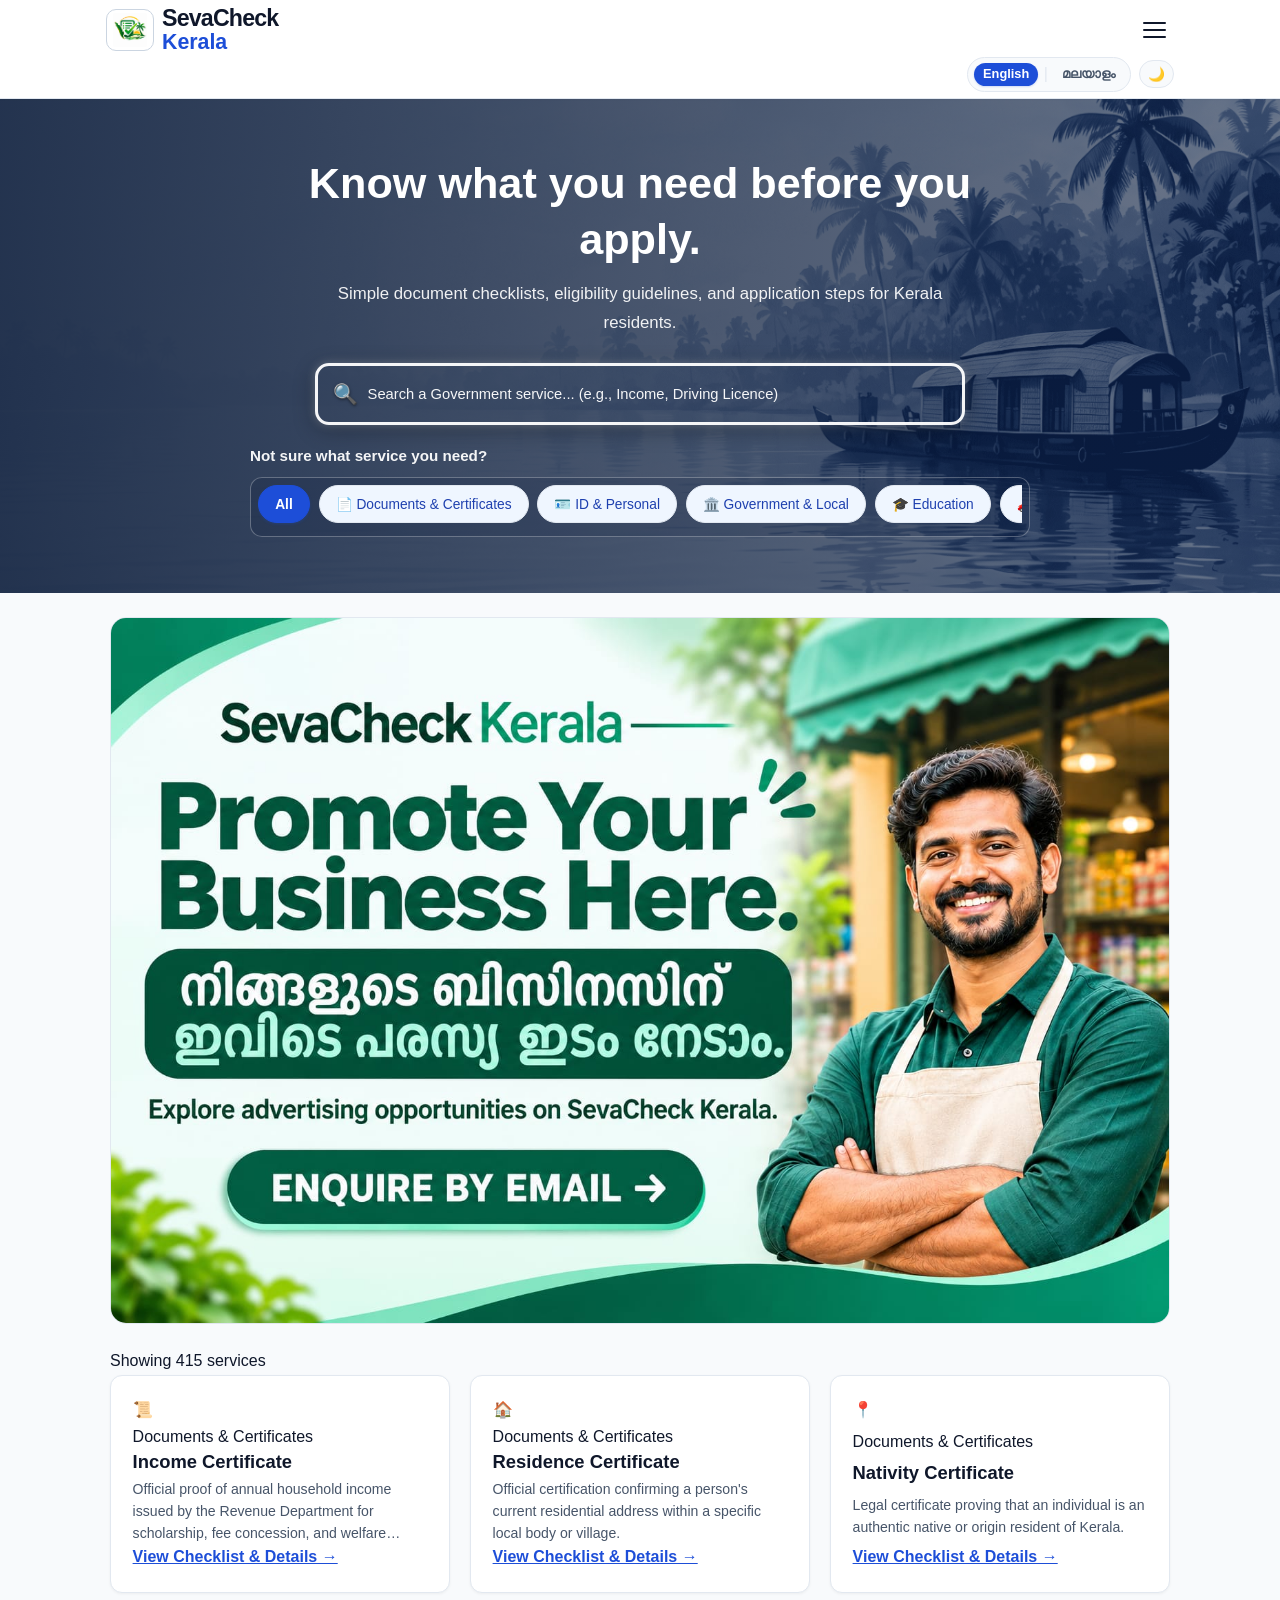
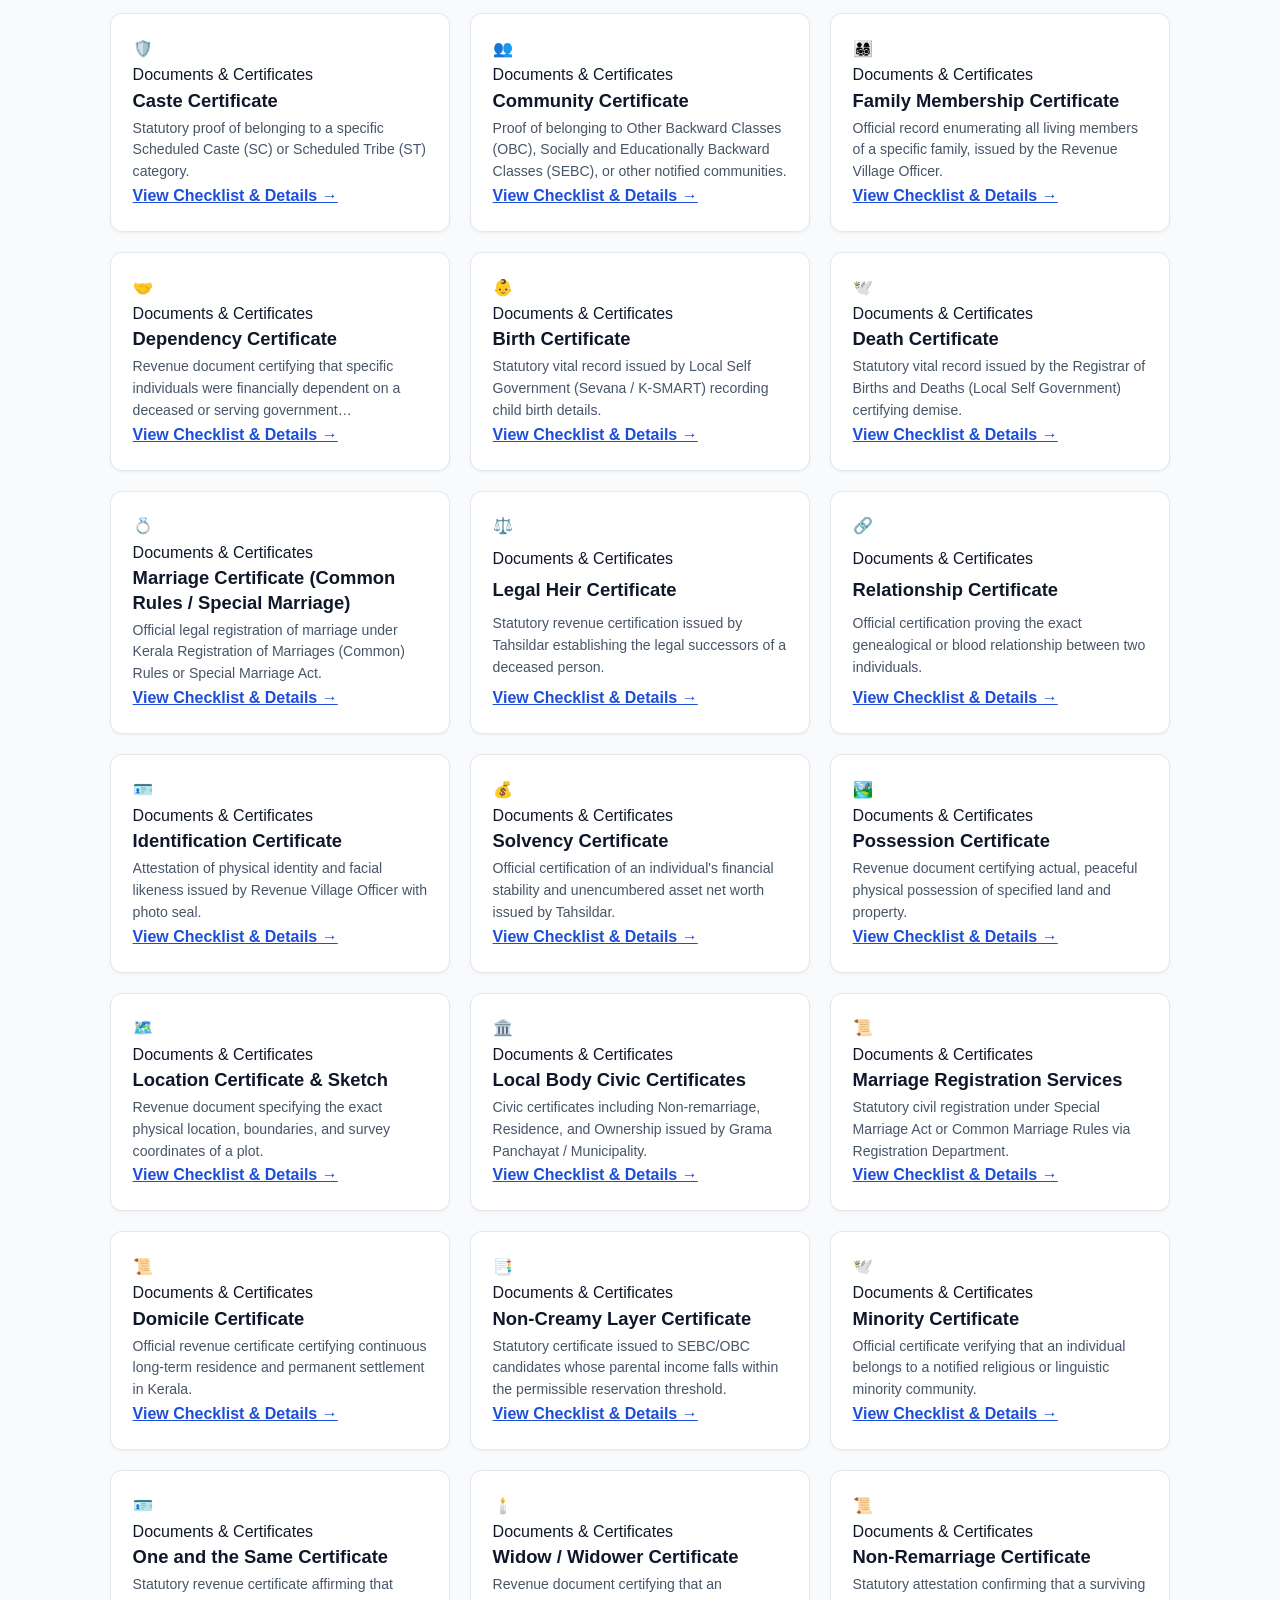
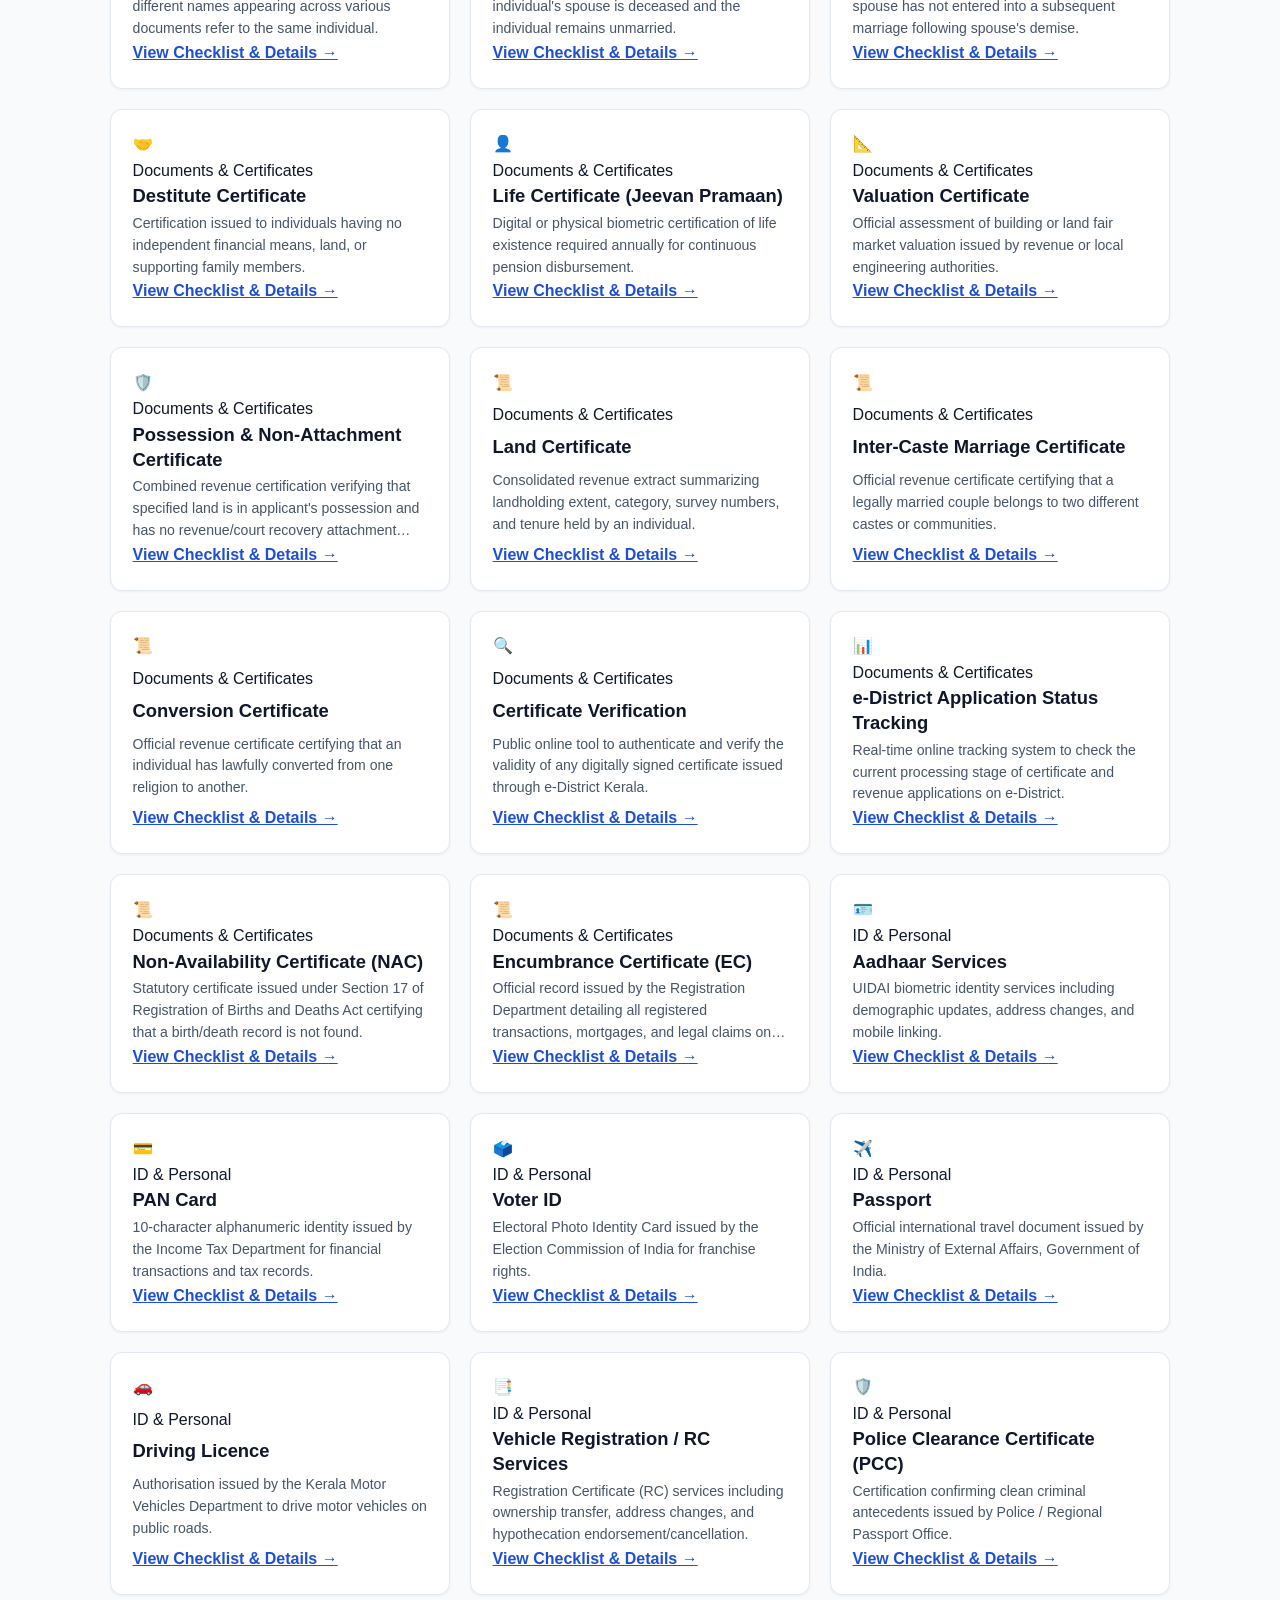
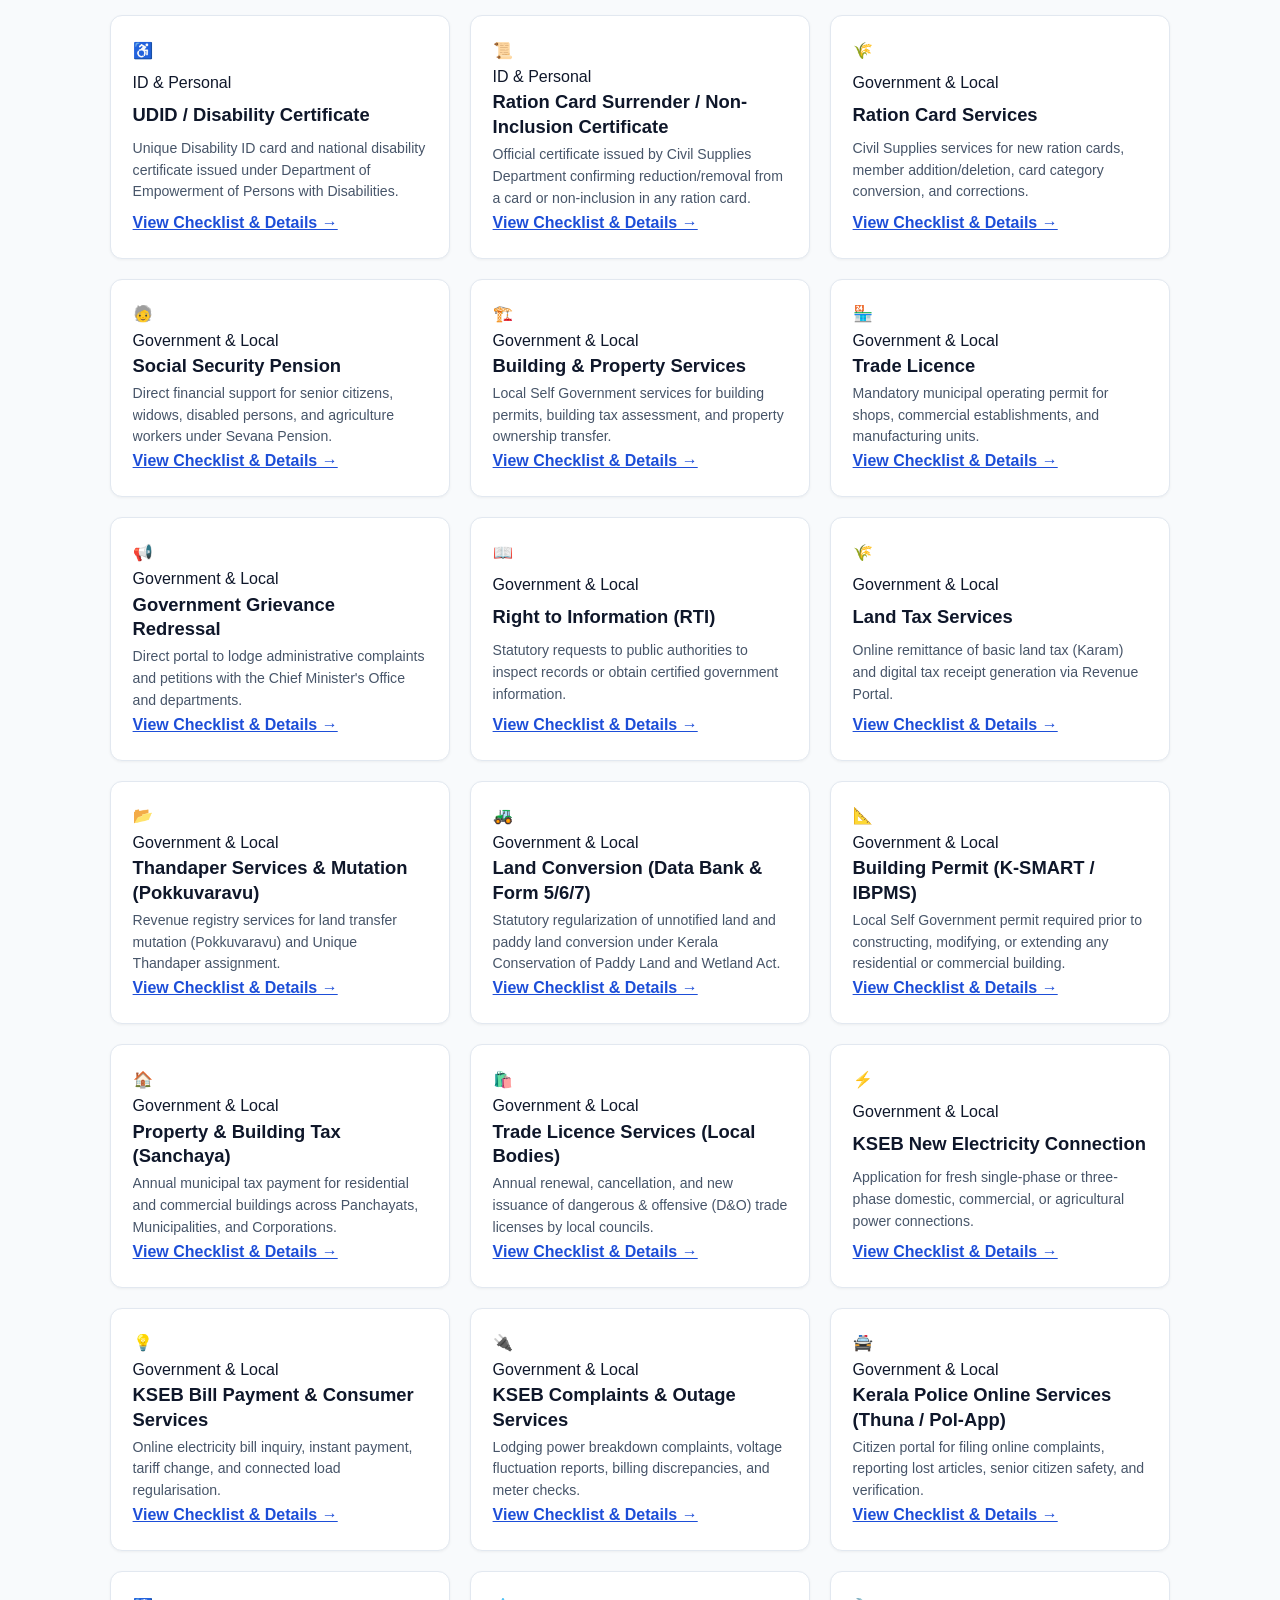
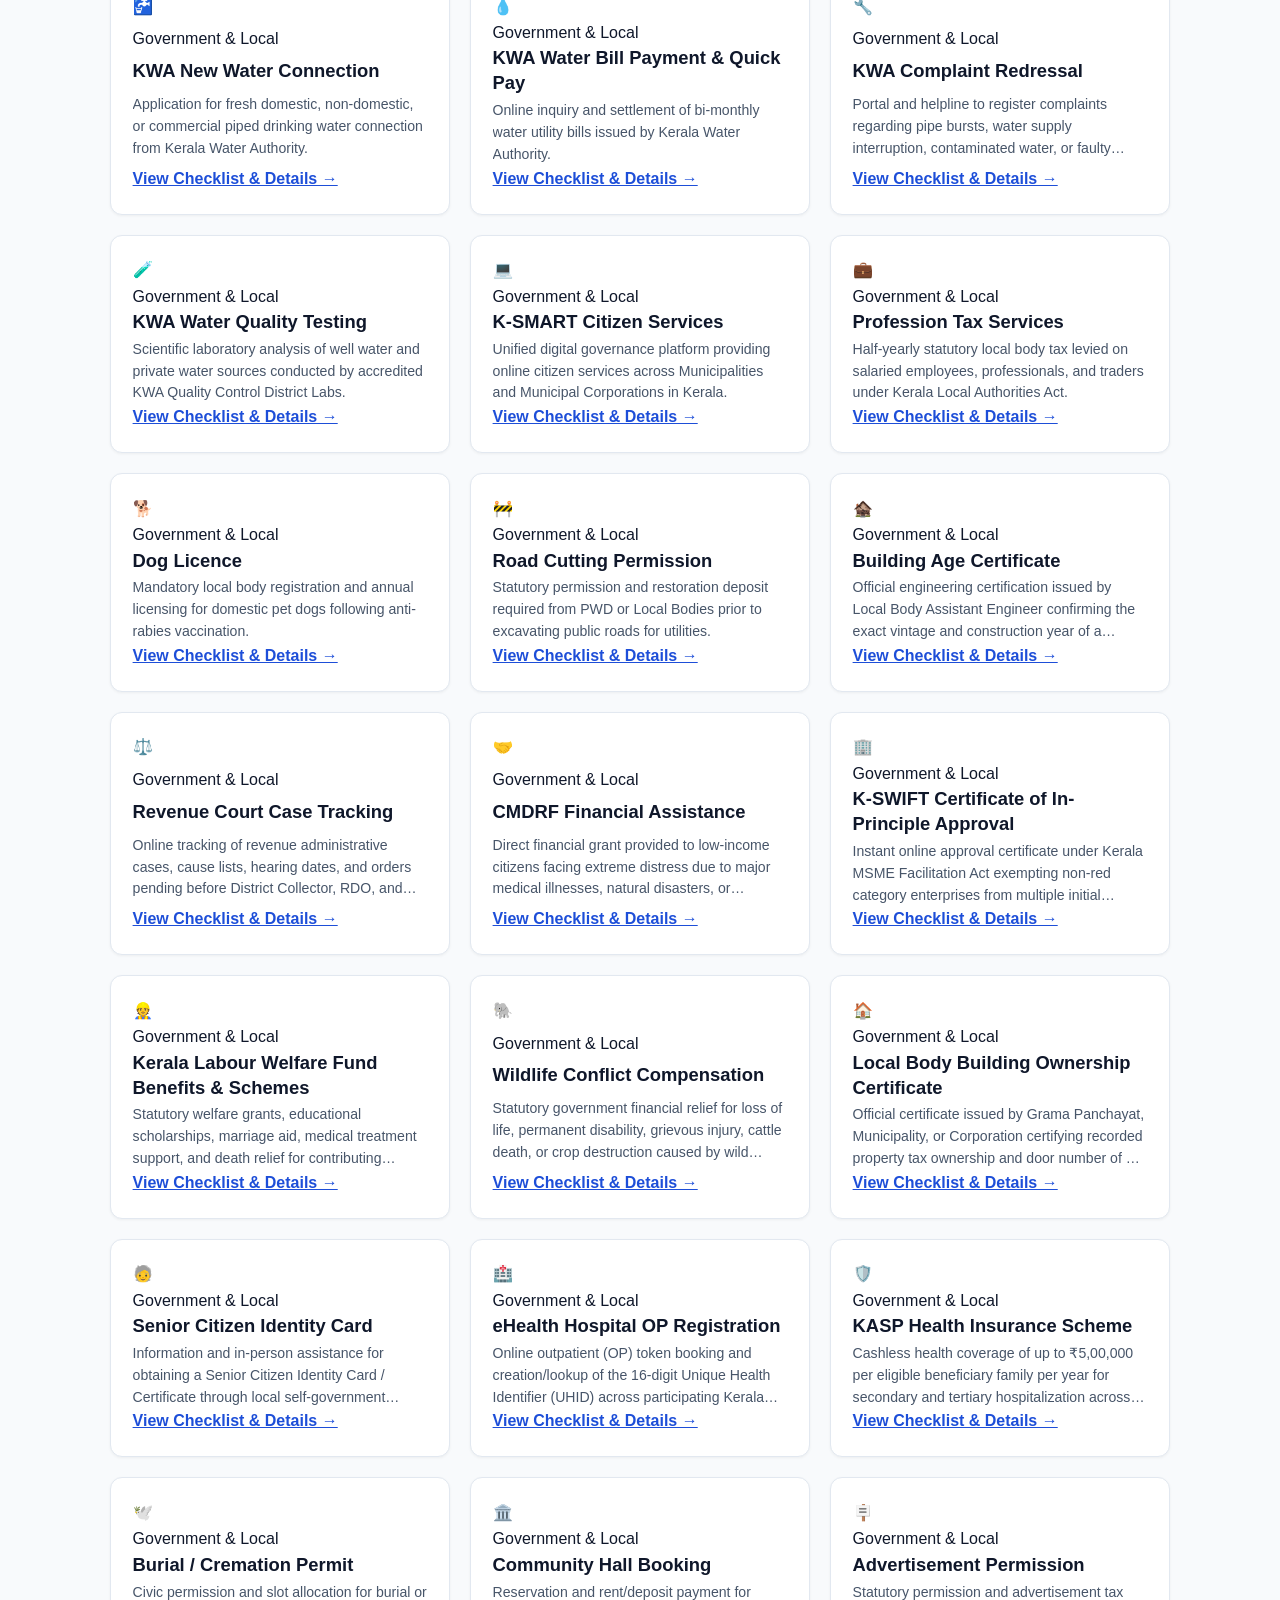
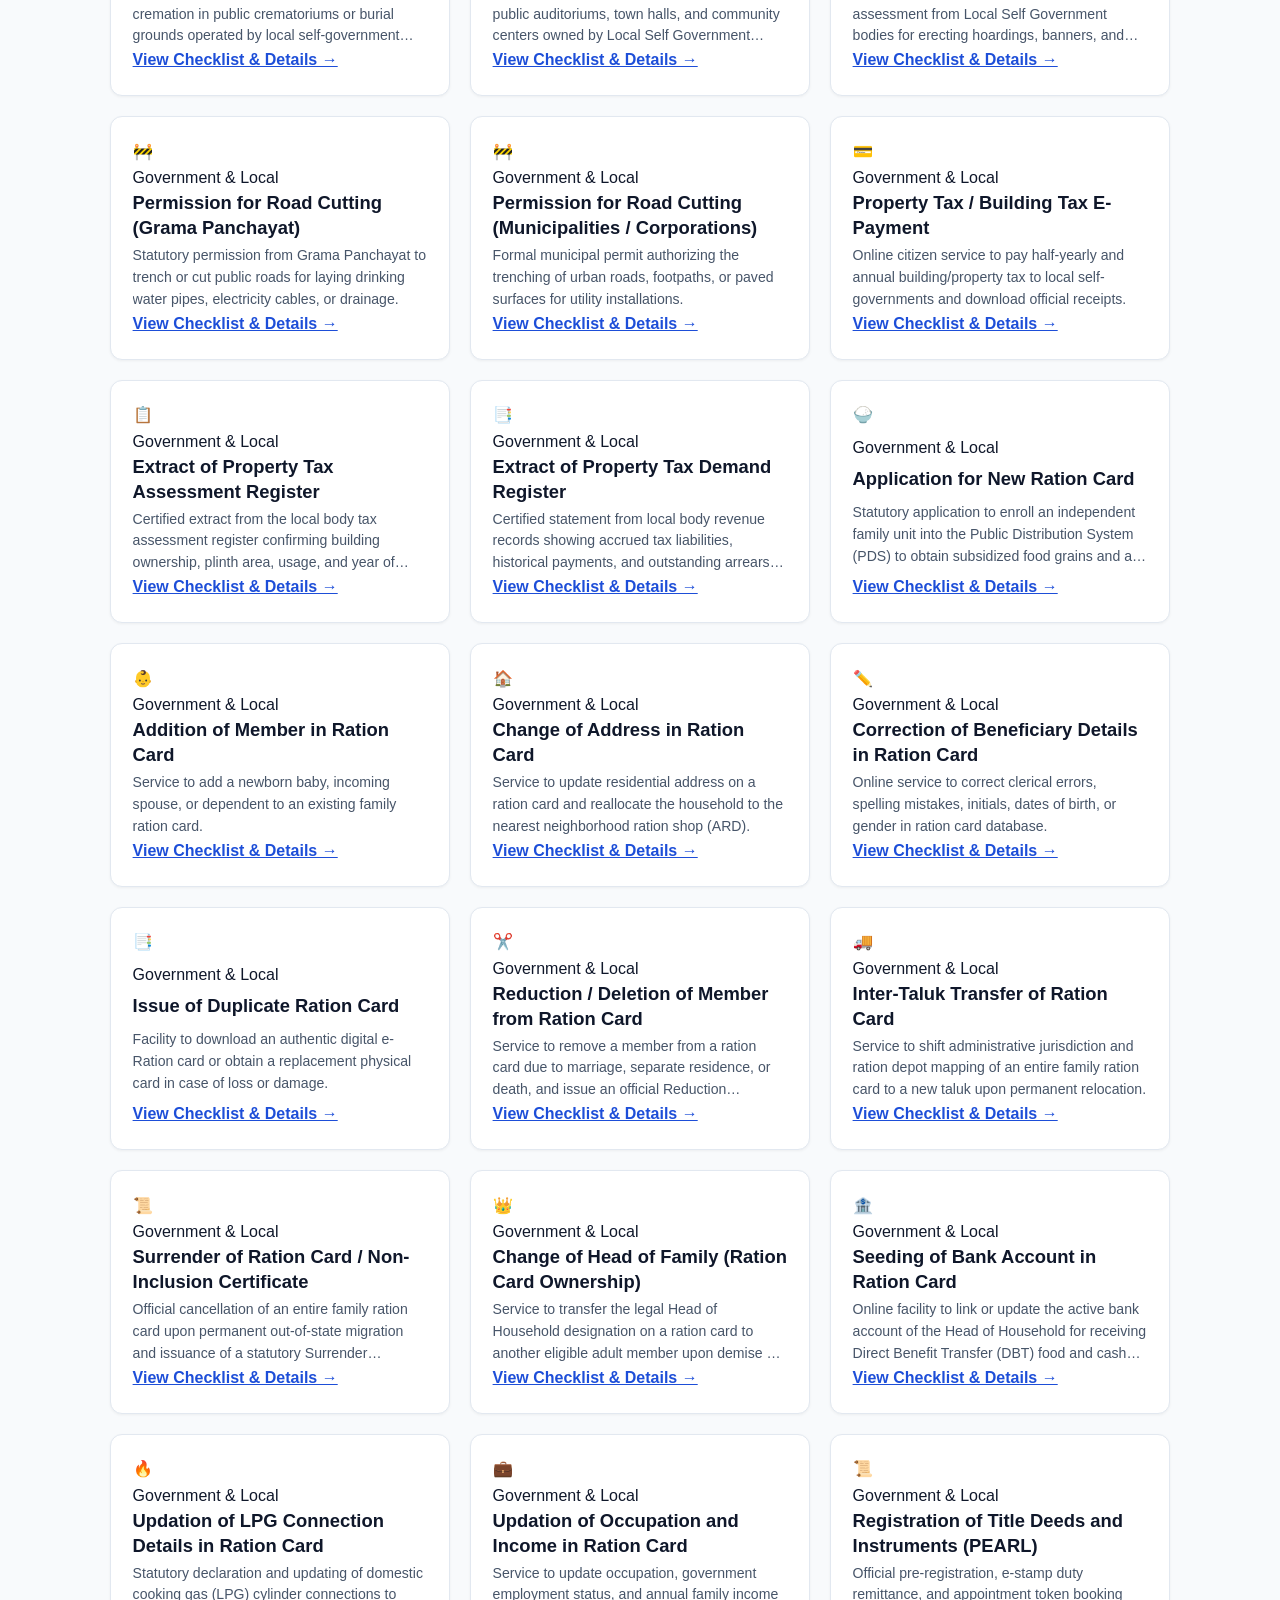
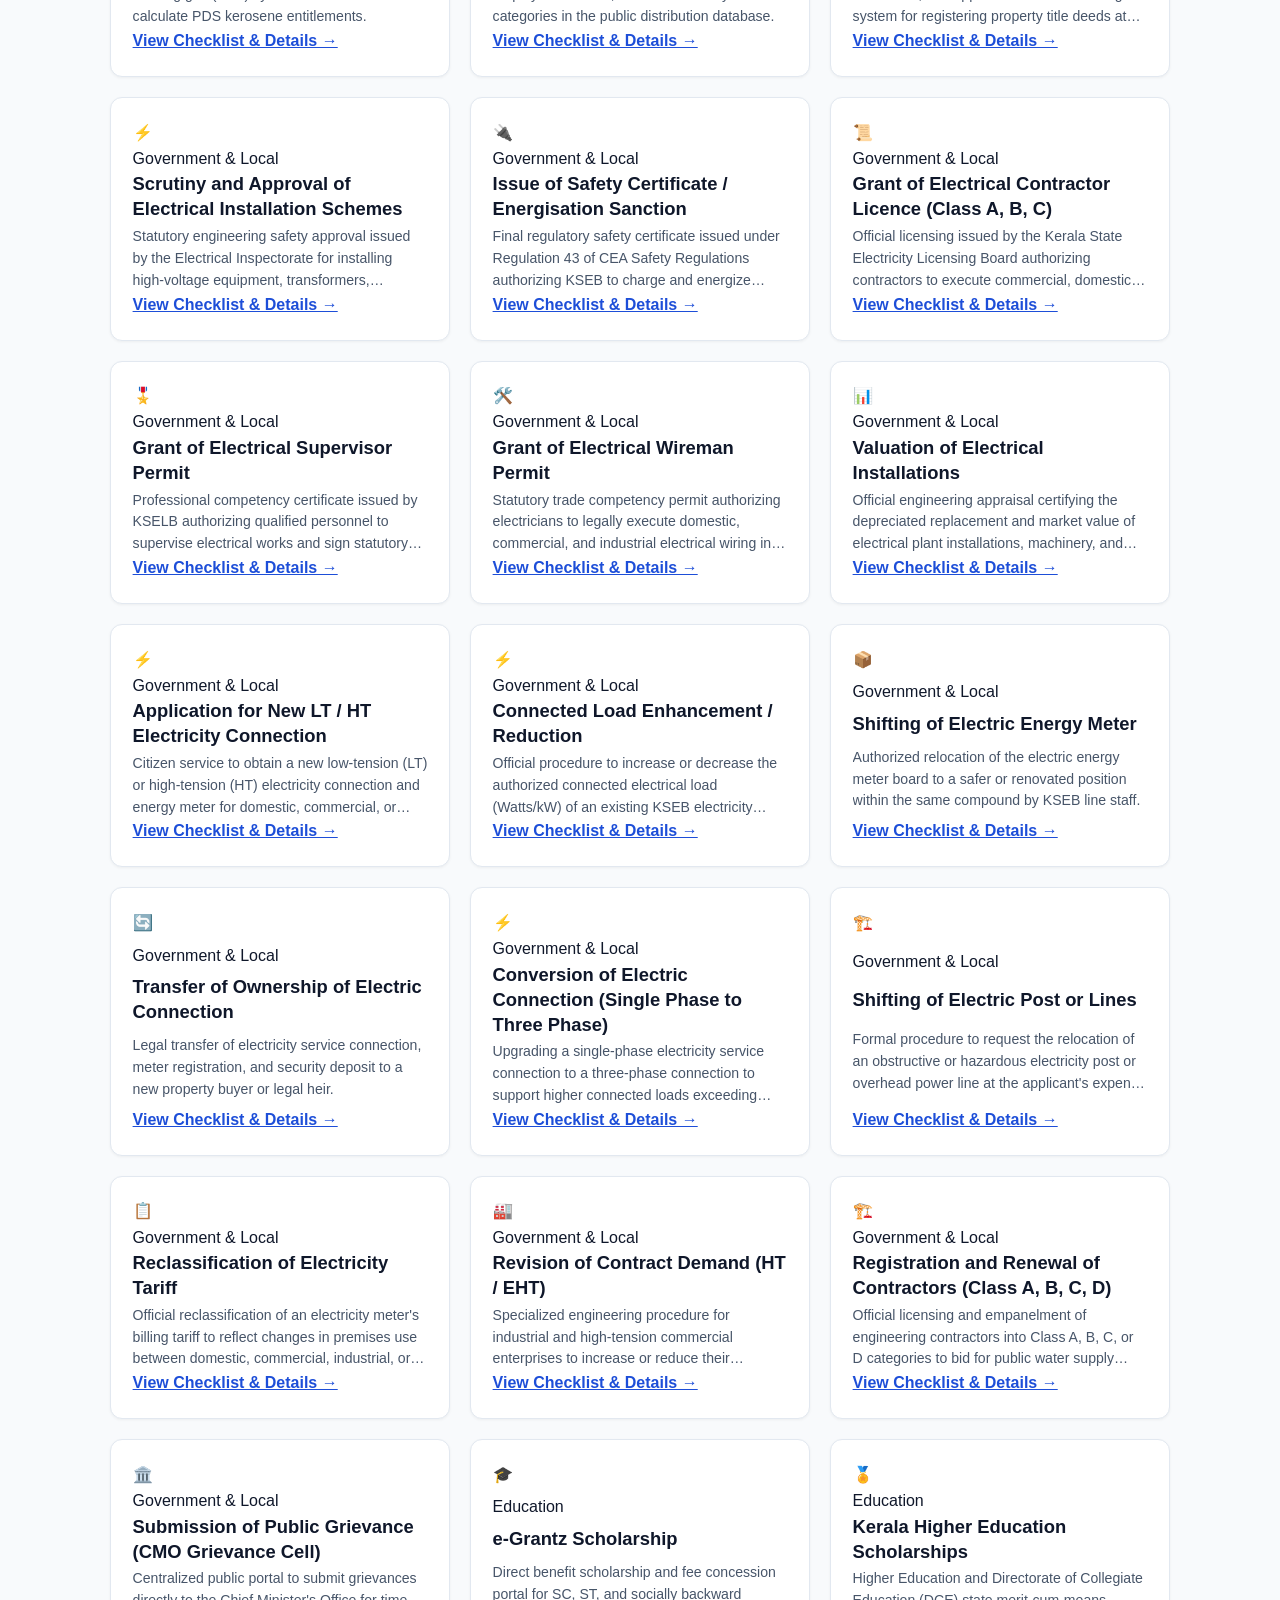
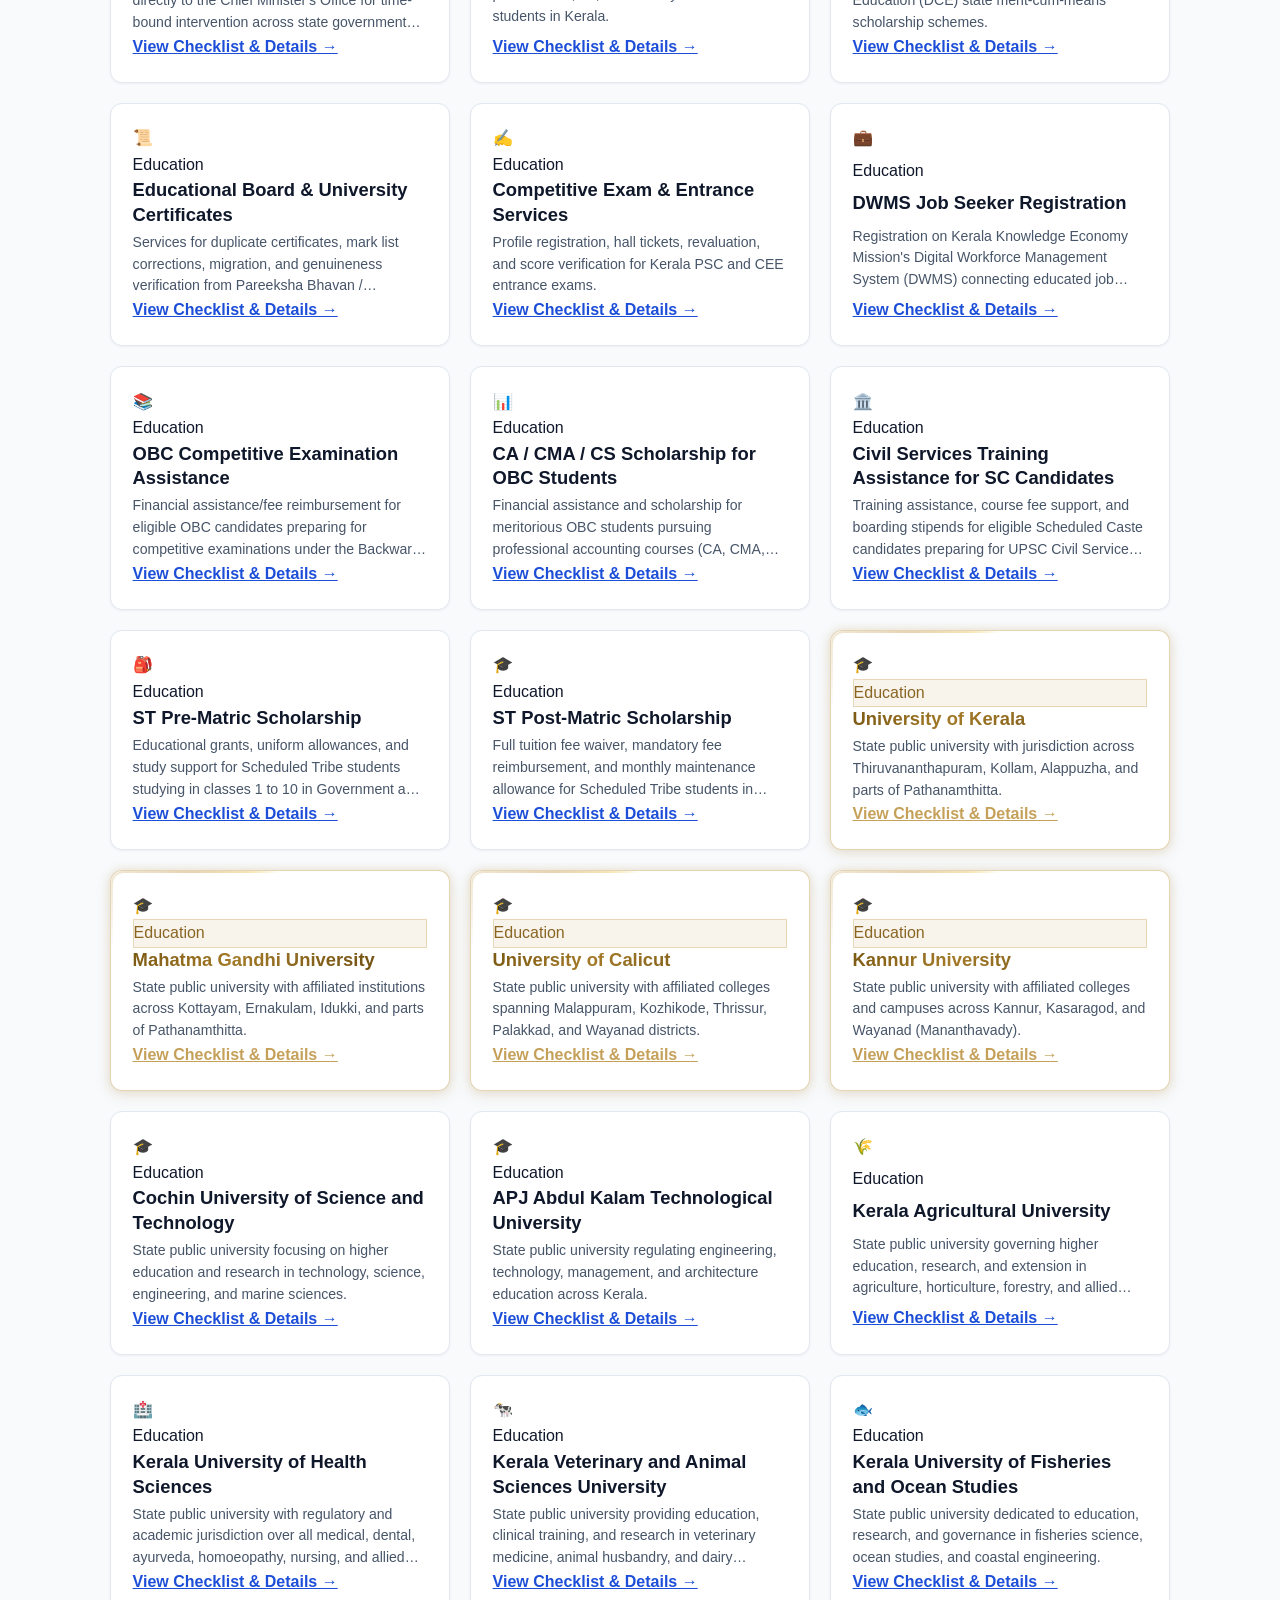
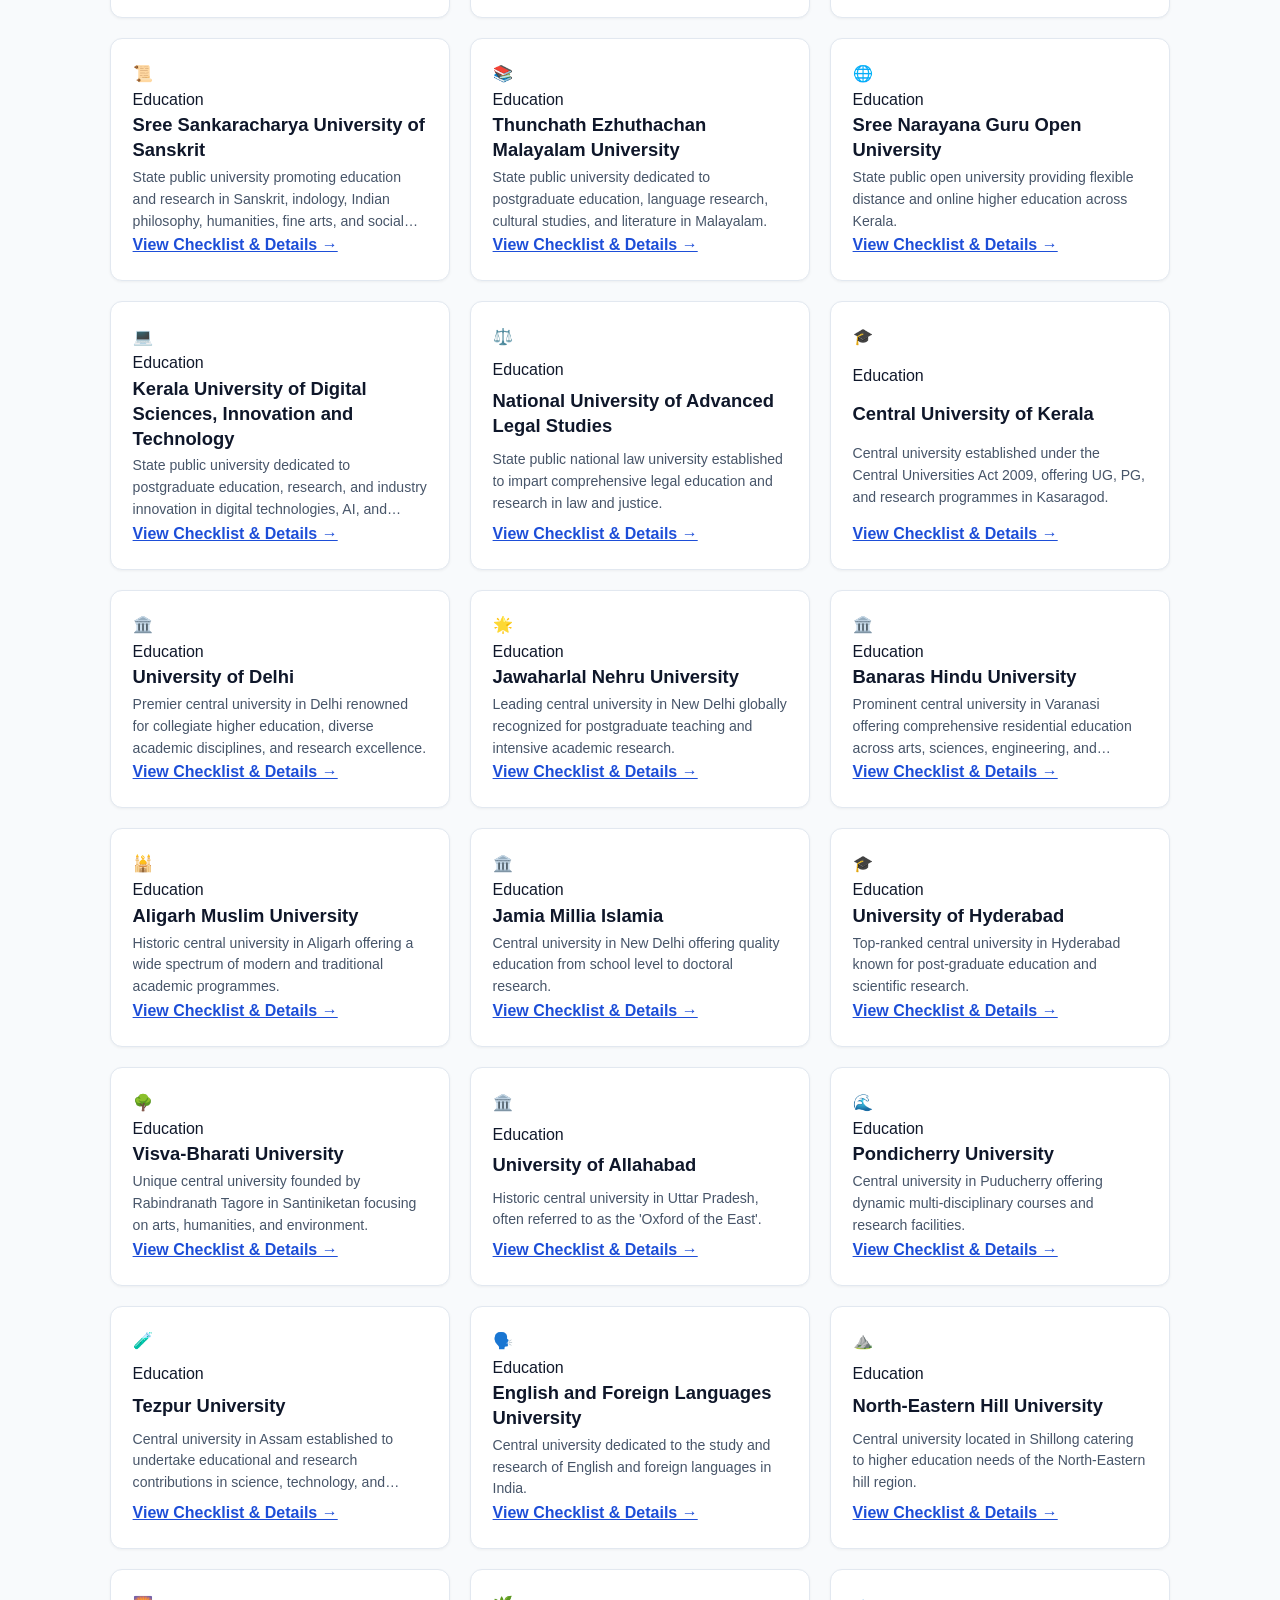
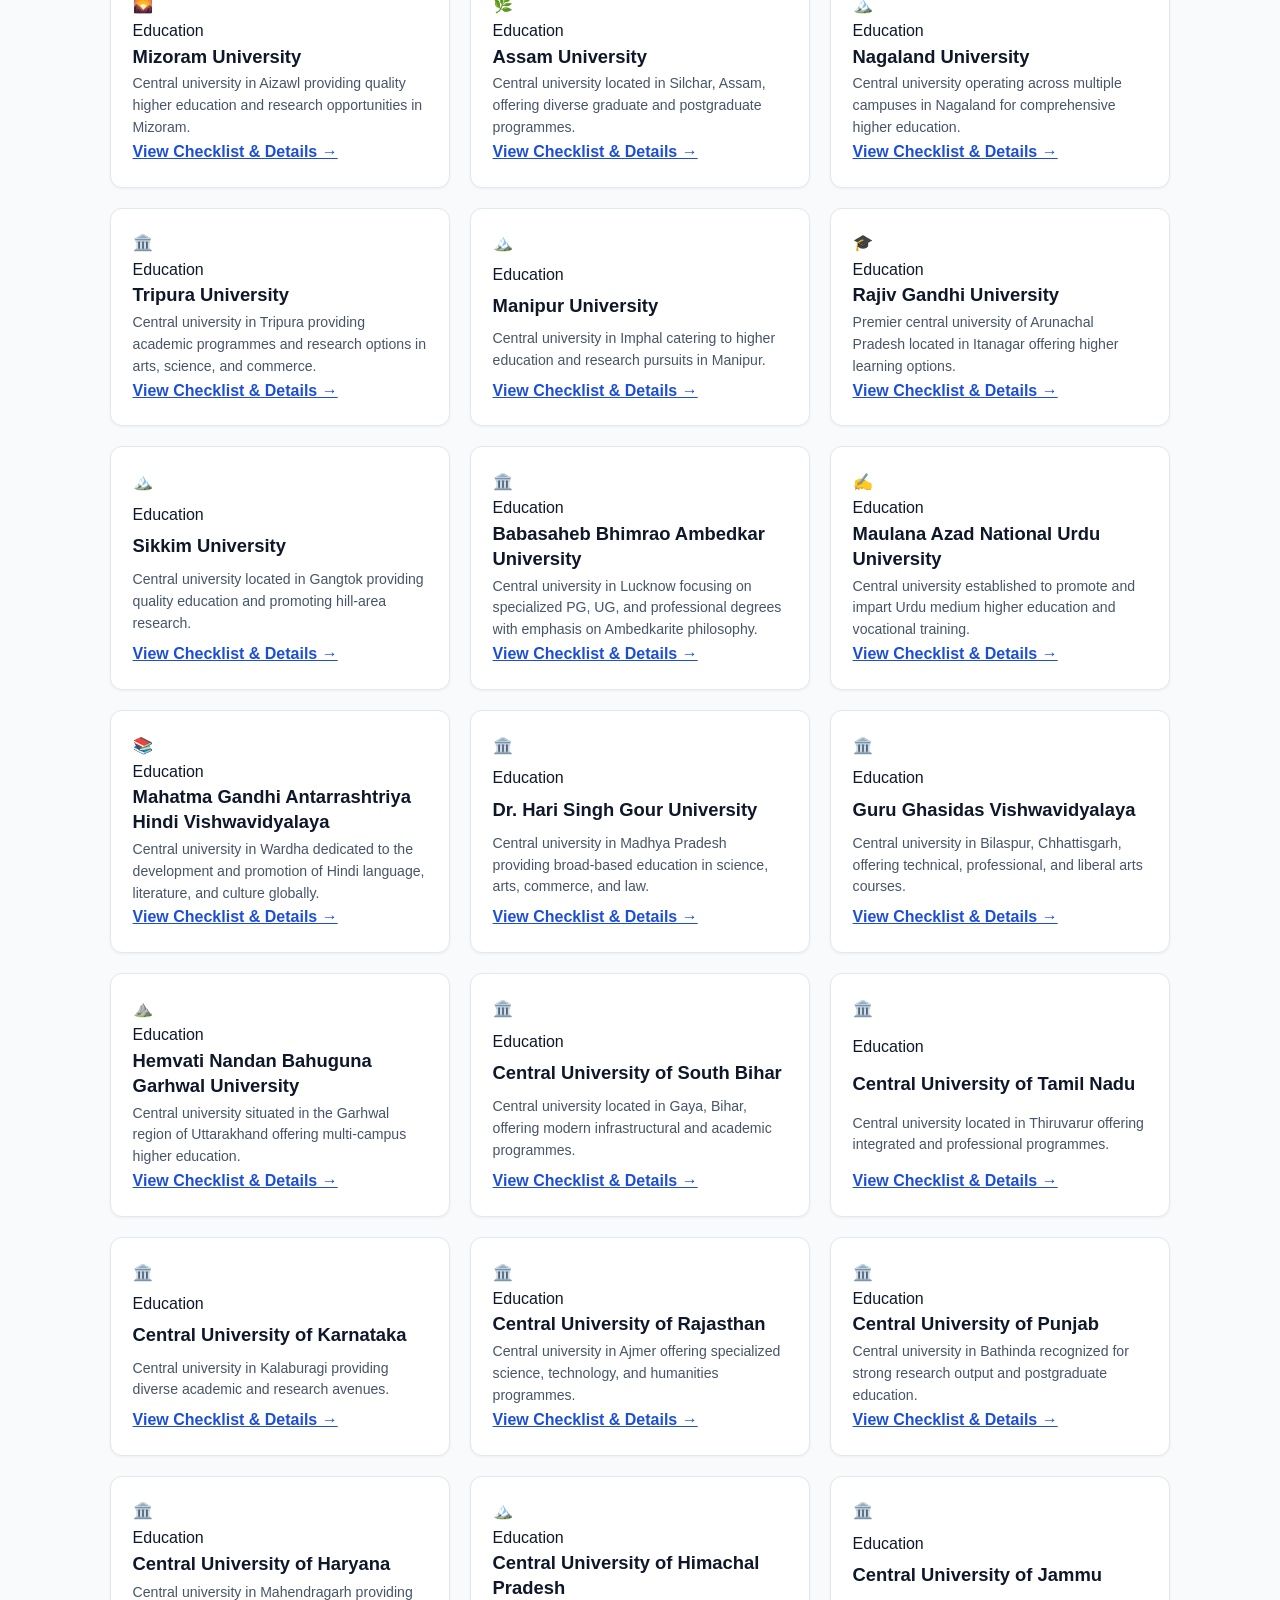
<file: index.html>
<!DOCTYPE html>
<html lang="en">
<head>
  
  <meta charset="UTF-8">
  <meta name="viewport" content="width=device-width, initial-scale=1.0, maximum-scale=1.0, user-scalable=no"> 

    <title>SevaCheck Kerala — Know What You Need Before You Apply</title>
  <meta name="description" content="Independent information and document checklist platform for Kerala Government services.">
  <meta name="theme-color" content="#1d4ed8">

  <link rel="manifest" href="/manifest.json">
  <link rel="icon" type="image/x-icon" href="/assets/website-icons-logos/favicon.ico">
<link rel="icon" type="image/png" sizes="32x32" href="/assets/website-icons-logos/favicon-32x32.png">
<link rel="icon" type="image/png" sizes="16x16" href="/assets/website-icons-logos/favicon-16x16.png">
<link rel="apple-touch-icon" sizes="180x180" href="/assets/website-icons-logos/apple-touch-icon.png">

  <link rel="stylesheet" href="style.css">
  <script async src="https://pagead2.googlesyndication.com/pagead/js/adsbygoogle.js?client=ca-pub-5078798568817261"
     crossorigin="anonymous"></script>
</head>

<body>


    
  <!-- Header -->
  <header class="site-header">
    <div class="nav-container">

      <div class="header-top-row">

        <a
          role="button"
          tabindex="0"
          class="brand"
          onclick="navigateTo('home')"
          onkeydown="if(event.key==='Enter'||event.key===' ')navigateTo('home')"
          aria-label="SevaCheck Kerala Home"
        >
          <img
            src="assets/logo/sevacheck-logo.png"
            alt="SevaCheck Kerala Logo"
            class="brand-logo"
          >

          <span class="brand-name">
            <span>SevaCheck</span>
            <small>Kerala</small>
          </span>
        </a>

        <details class="header-menu">
          <summary class="menu-toggle" aria-label="Open menu">
            <span></span>
            <span></span>
            <span></span>
          </summary>

          <nav class="menu-dropdown" aria-label="Main menu">
            <ul>
              <li>
                <a href="javascript:void(0)" id="nav-home"
                   onclick="navigateTo('home')">
                  Home
                </a>
              </li>
                            <li>
                <a href="javascript:void(0)" id="nav-services"
                   onclick="navigateTo('services')">
                  All Services
                </a>
                            </li>
                            <li>
                <a href="javascript:void(0)" id="nav-how"
                   onclick="navigateTo('how')">
                  How It Works
                </a>
              </li>
              <li>
                <a href="javascript:void(0)" id="nav-about"
                   onclick="navigateTo('about')">
                  About SevaCheck
                </a>
              </li>
            </ul>
          </nav>
        </details>

      </div>

      <div class="header-controls">

        <div class="lang-switch-container" id="langSwitch">
          <button type="button" class="lang-btn active"
                  id="btn-lang-en" onclick="setLanguage('en')">
            English
          </button>

          <span class="lang-divider">|</span>

          <button type="button" class="lang-btn"
                  id="btn-lang-ml" onclick="setLanguage('ml')">
            മലയാളം
          </button>
        </div>

        <button
          type="button"
          class="theme-toggle-btn"
          id="themeToggleBtn"
          onclick="toggleTheme()"
          aria-label="Toggle dark mode"
          title="Toggle dark/light mode"
        >
          <span id="themeToggleIcon">🌙</span>
        </button>

      </div>

    </div>
  </header>


  <main>

    <!-- VIEW: HOME / SERVICES -->
    <div id="view-home">

      <!-- HERO SECTION -->
      <section class="hero hero-redesign">

        <div class="hero-image-wrapper">
          <img
            src="assets/hero/1000001244.jpg"
            alt="Kerala backwaters with coconut trees and a traditional boat"
            class="hero-image"
            fetchpriority="high"
          >
          <div class="hero-image-overlay"></div>
        </div>

        <div class="hero-content">

          <div class="hero-text">
            <h1 id="heroHeading" data-i18n="heroHeading">
              Know what you need before you apply.
            </h1>

            <p id="heroSubheading" data-i18n="heroSubheading">
              Simple document checklists, eligibility guidelines, and application steps for Kerala residents.
            </p>
          </div>

          <!-- Search Box -->
          <div class="search-wrapper">
            <span class="search-icon">🔍</span>

            <input
              type="text"
              id="searchInput"
              class="search-input"
              placeholder="Search a Government service... (e.g., Income, Driving Licence)"
              data-i18n-placeholder="searchPlaceholder"
              onkeyup="handleSearch()"
              onkeydown="if(event.key === 'Enter'){event.preventDefault();handleSearch();this.blur();}"
              autocomplete="off"
            >
          </div>
<!-- CATEGORY FILTER SECTION -->
      <section class="category-section">

        <div class="category-section-heading">
          <h3 id="categorySectionHeading" data-i18n="categorySectionHeading">
            Not sure what service you need?
          </h3>
        </div>

        <div class="helper-chips-container">
          <div class="helper-chips-scroll" id="categoryChips">

            <button class="helper-chip active" id="cat-all"
                    data-category="all"
                    onclick="filterCategory('all', this)"
                    data-i18n="catAll">
              All
            </button>

            <button class="helper-chip" id="cat-documents"
                    data-category="documents"
                    onclick="filterCategory('documents', this)"
                    data-i18n="catDocuments">
              📄 Documents &amp; Certificates
            </button>

            <button class="helper-chip" id="cat-id"
                    data-category="id"
                    onclick="filterCategory('id', this)"
                    data-i18n="catId">
              🪪 ID &amp; Personal
            </button>

            <button class="helper-chip" id="cat-government"
                    data-category="government"
                    onclick="filterCategory('government', this)"
                    data-i18n="catGovernment">
              🏛️ Government &amp; Local
            </button>

            <button class="helper-chip" id="cat-education"
                    data-category="education"
                    onclick="filterCategory('education', this)"
                    data-i18n="catEducation">
              🎓 Education
            </button>

            <button class="helper-chip" id="cat-travel"
                    data-category="travel"
                    onclick="filterCategory('travel', this)"
                    data-i18n="catTravel">
              🚗 Travel &amp; Transport
            </button>

            <button class="helper-chip" id="cat-police"
                    data-category="police"
                    onclick="filterCategory('police', this)"
                    data-i18n="catPolice">
              🛡 Police &amp; Public Safety
            </button>

            <button class="helper-chip" id="cat-employment"
                    data-category="employment"
                    onclick="filterCategory('employment', this)"
                    data-i18n="catEmployment">
              💼 Employment &amp; Welfare
            </button>

            <button class="helper-chip" id="cat-norka"
                    data-category="norka"
                    onclick="filterCategory('norka', this)"
                    data-i18n="catNorka">
              ✈️ NORKA / Pravasi
            </button>

            <button class="helper-chip" id="cat-other"
                    data-category="other"
                    onclick="filterCategory('other', this)"
                    data-i18n="catOther">
              📦 Other Services
            </button>

                    </div>
        </div>
      </section>
        </div>
      </section>
      


            <!-- SPONSOR PROMOTION AREA -->
      <section class="sponsor-section" id="sponsorSection">

        <div id="sponsorHomeAd"></div>

      </section>


      <!-- SERVICES SUMMARY -->
      <section class="services-summary">

        <div class="results-header">
          <span class="count" id="servicesCount">
            Showing services
          </span>
        </div>

      </section>


      <!-- SUBCATEGORY NAVIGATION -->
      <div
        id="subcategoryContainer"
        class="subcategory-wrapper"
        style="display: none;"
      ></div>

      <!-- CATEGORY SPONSOR AD -->
      <section class="sponsor-section" id="sponsorCategorySection" style="display: none;">
        <div id="sponsorCategoryAd"></div>
      </section>
      <!-- SERVICE GRID -->
      <div class="service-grid" id="serviceGrid">
        <!-- Service cards are injected through JavaScript -->
      </div>


      <!-- EMPTY STATE -->
      <div class="empty-state" id="emptyState">

        <h3 id="emptyStateHeading" data-i18n="emptyStateHeading">
          No matching service found.
        </h3>

        <p id="emptyStateText" data-i18n="emptyStateText">
          Try searching for words like "Income", "Passport", "Birth", or "Licence".
        </p>

      </div>


      <!-- TRUST NOTICE -->
      <div class="trust-banner">

        <div>⚠️</div>

        <div>
          <strong>Important Notice &amp; Safety Disclaimer:</strong>

          Government requirements, fees, eligibility rules, and procedures can change.
          Always verify the latest information from the official Kerala Government
          portal or authorised Akshaya / e-Seva Kendram before applying.

          Whenever possible, SevaCheck links to official government portals or
          authorised official service-provider portals.

          We do not provide guarantees or government application processing.
        </div>

      </div>

    </div>


    <!-- VIEW: SERVICE DETAIL -->
    <div id="view-detail" class="detail-view">

      <button class="back-btn" id="btnBackToHome"
              onclick="backToHome()" data-i18n="backToHome">
        ← Back to all services
      </button>

      <div class="detail-card">

        <div class="detail-header">
          <h1 id="detailTitle">Service Name</h1>
          <div id="detailSubtitle" class="detail-subtitle"></div>
          <p id="detailDesc" class="detail-desc"></p>
          <div class="badge-bar" id="detailBadges"></div>
        </div>

        <div class="detail-section">
          <h2 id="headingWho" data-i18n="headingWho">👥 Who May Need It</h2>
          <p id="detailWho"></p>
        </div>

        <div class="detail-section">
          <h2 id="headingEligibility" data-i18n="headingEligibility">✅ Basic Eligibility</h2>
          <p id="detailEligibility"></p>
        </div>

        <div class="detail-section">
          <h2 id="headingDocs" data-i18n="headingDocs">📄 Documents to Prepare</h2>

          <p id="checklistHint" class="checklist-hint" data-i18n="checklistHint">
            Check the boxes as you assemble your paperwork:
          </p>

          <div id="detailDocs" class="checklist"></div>
        </div>

        <div class="detail-section" id="additionalDocsSection" style="display: none;">
          <h2 id="headingAdditionalDocs" data-i18n="headingAdditionalDocs">
            📎 Additional / Supporting Documents (If Applicable)
          </h2>

          <ul id="detailAdditionalDocs" class="additional-docs-list"></ul>
        </div>

        <div class="detail-section">
          <h2 id="headingWhere" data-i18n="headingWhere">📍 Where to Apply</h2>
          <p id="detailWhere"></p>
        </div>

        <div class="detail-section">
          <h2 id="headingSteps" data-i18n="headingSteps">📋 Basic Step-by-Step Instructions</h2>
          <ol class="step-list" id="detailSteps"></ol>
        </div>

        <div class="detail-section">
          <h2 id="headingNotes" data-i18n="headingNotes">ℹ️ Important Notes</h2>
          <p id="detailNotes" class="detail-notes-box"></p>
        </div>

        <div class="action-box">
          <div id="officialBtnWrapper"></div>
          <div class="verification-note" id="detailLastVerified"></div>
        </div>

      </div>
    </div>


    <!-- VIEW: HOW IT WORKS -->
    <div id="view-how" class="static-page">

      <h1 id="howHeading" data-i18n="howHeading">
        How SevaCheck Kerala Works
      </h1>

      <p id="howIntro" data-i18n="howIntro">
        Applying for government services does not need to involve multiple trips
        to offices just to find out which document is missing.
      </p>

      <h2 id="howStep1Title" data-i18n="howStep1Title">1. Search your service</h2>
      <p id="howStep1Desc" data-i18n="howStep1Desc">
        Look up the certificate, licence, or document you need through our quick search index.
      </p>

      <h2 id="howStep2Title" data-i18n="howStep2Title">2. Check basic eligibility</h2>
      <p id="howStep2Desc" data-i18n="howStep2Desc">
        Review the standard criteria required under Kerala state guidelines or central requirements.
      </p>

      <h2 id="howStep3Title" data-i18n="howStep3Title">3. Prepare your documents</h2>
      <p id="howStep3Desc" data-i18n="howStep3Desc">
        Use our interactive checklists to tick off documents before you visit an Akshaya centre or submit online.
      </p>

      <h2 id="howStep4Title" data-i18n="howStep4Title">4. Visit official or authorised portals</h2>
      <p id="howStep4Desc" data-i18n="howStep4Desc">
        Whenever possible, SevaCheck links to official government portals or authorised official service-provider portals without third-party confusion.
      </p>

      <h2 id="howStep5Title" data-i18n="howStep5Title">5. Apply and track your application</h2>
      <p id="howStep5Desc" data-i18n="howStep5Desc">
        Submit through official channels and save your application receipt or acknowledgement number.
      </p>

      <div style="margin-top: 2rem;">
        <button class="btn-official" id="howCtaBtn"
                onclick="navigateTo('home')" data-i18n="howCtaBtn">
          Get Started
        </button>
      </div>

    </div>


    <!-- VIEW: ABOUT -->
    <div id="view-about" class="static-page">

      <h1>About SevaCheck Kerala</h1>

      <p>
        <strong>SevaCheck Kerala</strong> is an independent information and guidance
        platform created to reduce confusion regarding public administrative procedures in Kerala.
      </p>

      <h2>Our Core Rules</h2>

      <ul>
        <li>
          <strong>No Personal Identifiers Collected:</strong>
          We do not ask for, process, or store your identification numbers,
          passwords, or personal credentials.
        </li>

        <li>
          <strong>No Government Affiliation:</strong>
          We are not a government agency, not an Akshaya centre,
          and not affiliated with the Government of Kerala.
        </li>

        <li>
          <strong>Official Link Policy:</strong>
          Whenever possible, SevaCheck links to official government portals
          or authorised official service-provider portals.
        </li>

        <li>
          <strong>No Guaranteed Claims:</strong>
          We never promise fast approvals or document issuance,
          as only authorized government officers hold that statutory power.
        </li>
      </ul>

      <h2>Feedback &amp; Updates</h2>

      <p>
        Rules and required proofs change periodically through official gazette notifications.
        If you notice outdated information, verify with the official department website
        or authorised service centre before applying.
      </p>

      <p>
        If you notice outdated information or want to share feedback,
        you can contact us at
        <a href="mailto:support@sevacheck.org">support@sevacheck.org</a>.
      </p>

      <div style="margin-top: 2rem;">
        <button class="btn-official" onclick="navigateTo('home')">
          Back to Home
        </button>
      </div>

    </div>

  </main>


  <!-- FOOTER -->
  <footer>

    <p id="footerCopy">
      © 2026 SevaCheck Kerala — Independent Informational Platform.
      • <a href="privacy.html">Privacy Policy</a>
      • <a href="terms.html">Terms of Use</a>
    </p>

    <p id="footerSub" style="margin-top: 0.3rem;">
      Designed for Kerala citizens. All brand names, department names,
      and portals belong to their respective authorities.
    </p>
<div class="top-disclaimer" id="topDisclaimer" data-i18n="topDisclaimer">
  ℹ️ SevaCheck Kerala is an independent guidance platform. Always verify through official government sources.
</div>
  </footer>


  <!-- SCRIPTS: CENTRAL DATA ARCHITECTURE -->
  <script src="data/registry.js"></script>

  <!-- CATEGORY DATA MODULES -->
  <script src="data/cat-documents.js"></script>
  <script src="data/cat-id.js"></script>
  <script src="data/cat-government.js"></script>

  <!-- EDUCATION DATA -->
  <script src="data/education/cat-education.js"></script>
  <script src="data/education/cat-education-universities.js"></script>
  <script src="data/education/cat-education-central-universities.js"></script>
  <script src="data/education/cat-education-other-universities.js"></script>

  <!-- EDUCATION INSTITUTIONS -->
  <script src="data/education/institutions/institutions-iits.js"></script>
  <script src="data/education/institutions/institutions-iisc-iisers.js"></script>
  <script src="data/education/institutions/institutions-nits.js"></script>
  <script src="data/education/institutions/institutions-iims.js"></script>
  <script src="data/education/institutions/institutions-specialized.js"></script>

  <!-- OTHER CATEGORY DATA -->
  <script src="data/cat-travel.js"></script>
  <script src="data/cat-police.js"></script>
  <script src="data/cat-employment.js"></script>
  <script src="data/cat-norka.js"></script>
  <script src="data/cat-other.js"></script>
  <!-- SPONSOR ADS CONFIGURATION -->
  <script src="data/sponsors.js"></script>
  <!-- MAIN APPLICATION ENGINE -->
  <script src="script.js"></script>

</body>
</html>
</file>
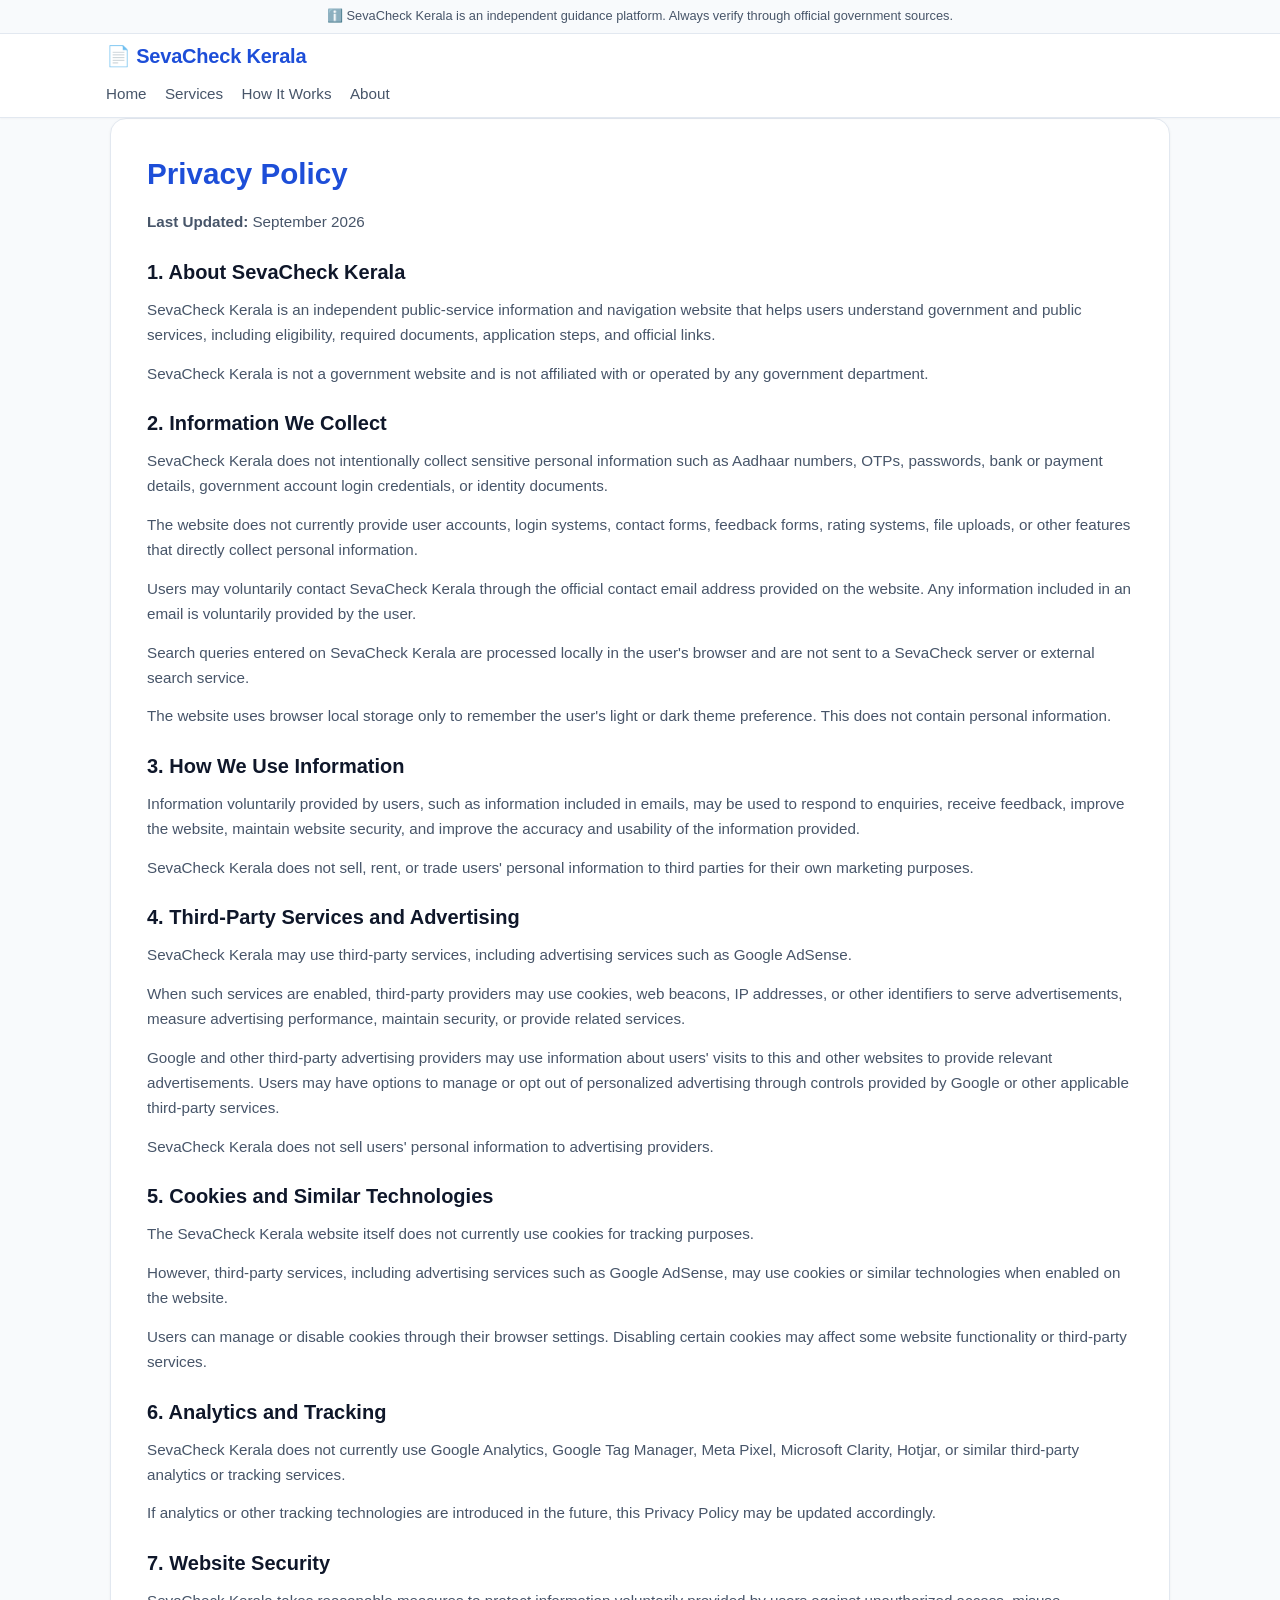
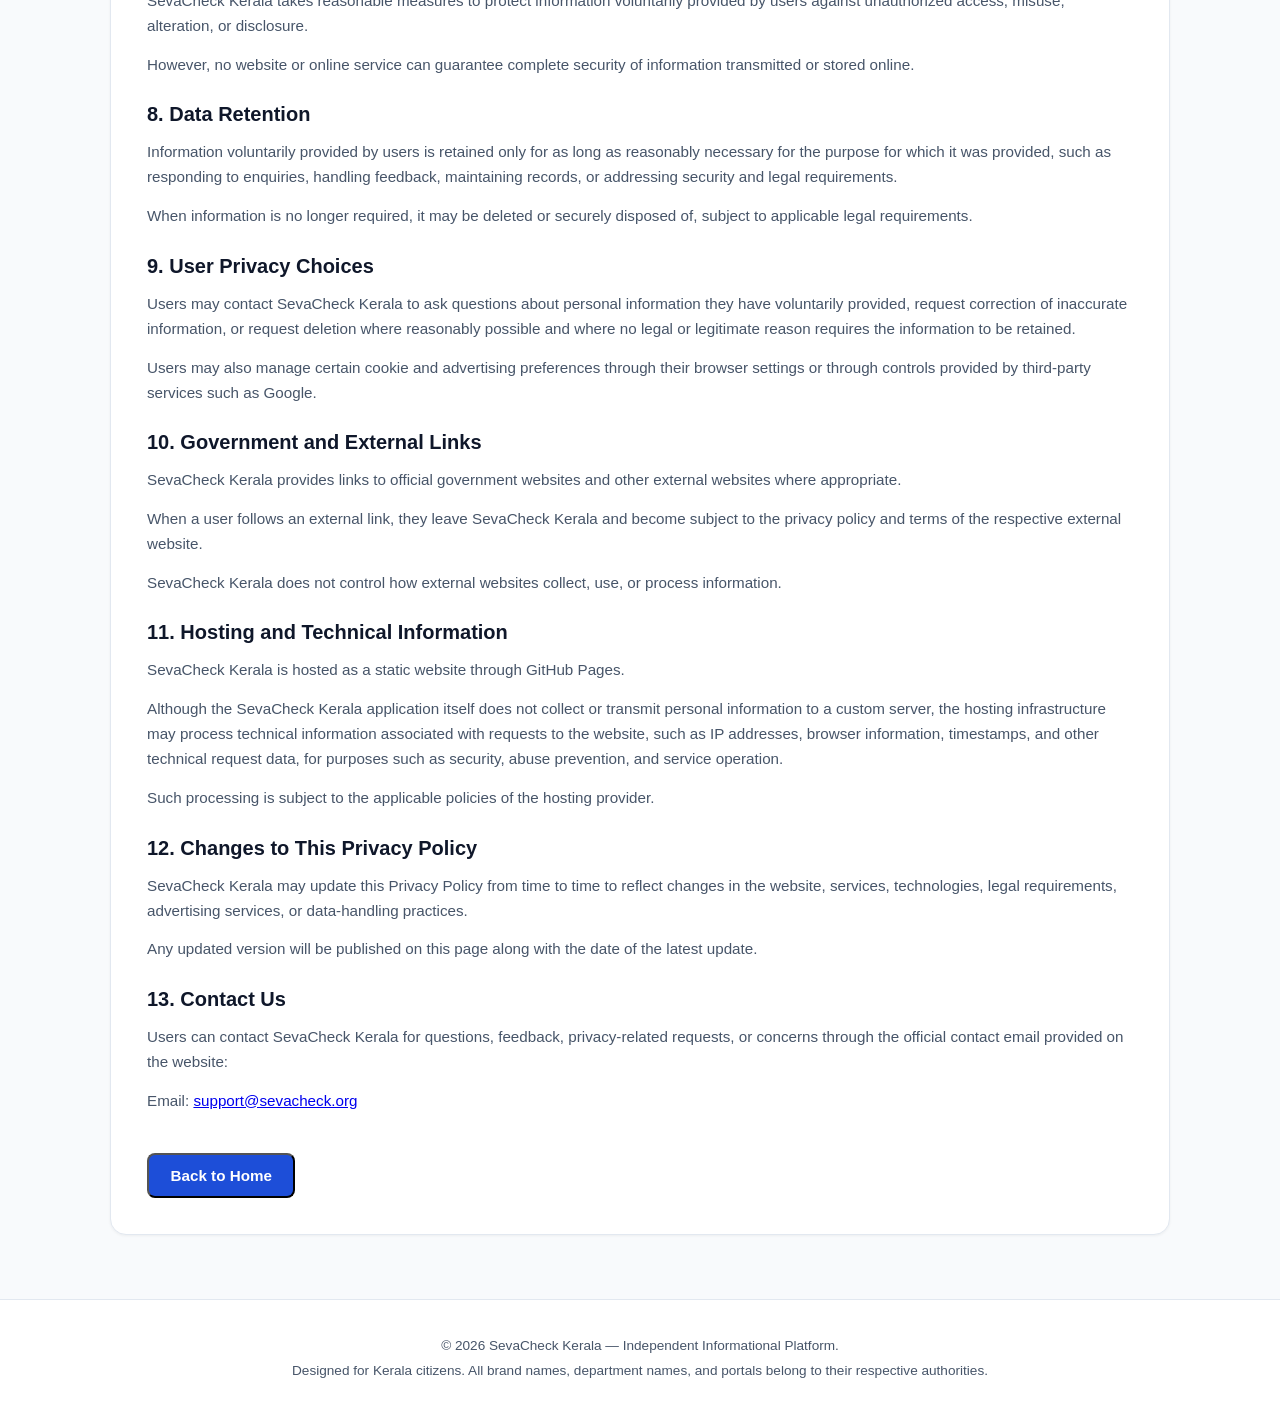
<file: privacy.html>
<!DOCTYPE html>
<html lang="en">
<head>
  <meta charset="UTF-8">
  <meta name="viewport" content="width=device-width, initial-scale=1.0">

  <title>Privacy Policy — SevaCheck Kerala</title>

  <meta
    name="description"
    content="Privacy Policy for SevaCheck Kerala, an independent public-service information and navigation platform."
  >

  <link rel="stylesheet" href="style.css">

  <script>
    (function () {
      const savedTheme = localStorage.getItem("sevacheck_theme");

      if (savedTheme === "dark") {
        document.documentElement.setAttribute("data-theme", "dark");
      }
    })();
  </script>
  <script async src="https://pagead2.googlesyndication.com/pagead/js/adsbygoogle.js?client=ca-pub-5078798568817261"
     crossorigin="anonymous"></script>
</head>

<body>

  <!-- Top Safety Banner -->
  <div class="top-disclaimer">
    ℹ️ SevaCheck Kerala is an independent guidance platform.
    Always verify through official government sources.
  </div>


  <!-- Header -->
  <header>
    <div class="nav-container">

      <a href="index.html" class="brand">
        📄 SevaCheck Kerala
      </a>

      <div class="nav-right">

        <nav>
          <ul>
            <li><a href="index.html">Home</a></li>
            <li><a href="index.html">Services</a></li>
            <li><a href="index.html">How It Works</a></li>
            <li><a href="index.html">About</a></li>
          </ul>
        </nav>

        <div class="header-controls">

          <button
            type="button"
            class="theme-toggle-btn"
            id="themeToggleBtn"
            onclick="toggleTheme()"
            aria-label="Toggle dark mode"
            title="Toggle dark/light mode"
          >
            <span id="themeToggleIcon">🌙</span>
          </button>

        </div>

      </div>

    </div>
  </header>


  <!-- Main Content -->
  <main>

    <!-- display:block is intentional because style.css
         hides .static-page on the main website -->
    <div class="static-page" style="display: block;">

      <h1>Privacy Policy</h1>

      <p>
        <strong>Last Updated:</strong> September 2026
      </p>


      <h2>1. About SevaCheck Kerala</h2>

      <p>
        SevaCheck Kerala is an independent public-service information and
        navigation website that helps users understand government and public
        services, including eligibility, required documents, application steps,
        and official links.
      </p>

      <p>
        SevaCheck Kerala is not a government website and is not affiliated with
        or operated by any government department.
      </p>


      <h2>2. Information We Collect</h2>

      <p>
        SevaCheck Kerala does not intentionally collect sensitive personal
        information such as Aadhaar numbers, OTPs, passwords, bank or payment
        details, government account login credentials, or identity documents.
      </p>

      <p>
        The website does not currently provide user accounts, login systems,
        contact forms, feedback forms, rating systems, file uploads, or other
        features that directly collect personal information.
      </p>

      <p>
        Users may voluntarily contact SevaCheck Kerala through the official
        contact email address provided on the website. Any information included
        in an email is voluntarily provided by the user.
      </p>

      <p>
        Search queries entered on SevaCheck Kerala are processed locally in the
        user's browser and are not sent to a SevaCheck server or external
        search service.
      </p>

      <p>
        The website uses browser local storage only to remember the user's
        light or dark theme preference. This does not contain personal
        information.
      </p>


      <h2>3. How We Use Information</h2>

      <p>
        Information voluntarily provided by users, such as information included
        in emails, may be used to respond to enquiries, receive feedback,
        improve the website, maintain website security, and improve the accuracy
        and usability of the information provided.
      </p>

      <p>
        SevaCheck Kerala does not sell, rent, or trade users' personal
        information to third parties for their own marketing purposes.
      </p>


      <h2>4. Third-Party Services and Advertising</h2>

      <p>
        SevaCheck Kerala may use third-party services, including advertising
        services such as Google AdSense.
      </p>

      <p>
        When such services are enabled, third-party providers may use cookies,
        web beacons, IP addresses, or other identifiers to serve advertisements,
        measure advertising performance, maintain security, or provide related
        services.
      </p>

      <p>
        Google and other third-party advertising providers may use information
        about users' visits to this and other websites to provide relevant
        advertisements. Users may have options to manage or opt out of
        personalized advertising through controls provided by Google or other
        applicable third-party services.
      </p>

      <p>
        SevaCheck Kerala does not sell users' personal information to
        advertising providers.
      </p>


      <h2>5. Cookies and Similar Technologies</h2>

      <p>
        The SevaCheck Kerala website itself does not currently use cookies for
        tracking purposes.
      </p>

      <p>
        However, third-party services, including advertising services such as
        Google AdSense, may use cookies or similar technologies when enabled
        on the website.
      </p>

      <p>
        Users can manage or disable cookies through their browser settings.
        Disabling certain cookies may affect some website functionality or
        third-party services.
      </p>


      <h2>6. Analytics and Tracking</h2>

      <p>
        SevaCheck Kerala does not currently use Google Analytics, Google Tag
        Manager, Meta Pixel, Microsoft Clarity, Hotjar, or similar third-party
        analytics or tracking services.
      </p>

      <p>
        If analytics or other tracking technologies are introduced in the
        future, this Privacy Policy may be updated accordingly.
      </p>


      <h2>7. Website Security</h2>

      <p>
        SevaCheck Kerala takes reasonable measures to protect information
        voluntarily provided by users against unauthorized access, misuse,
        alteration, or disclosure.
      </p>

      <p>
        However, no website or online service can guarantee complete security
        of information transmitted or stored online.
      </p>


      <h2>8. Data Retention</h2>

      <p>
        Information voluntarily provided by users is retained only for as long
        as reasonably necessary for the purpose for which it was provided, such
        as responding to enquiries, handling feedback, maintaining records, or
        addressing security and legal requirements.
      </p>

      <p>
        When information is no longer required, it may be deleted or securely
        disposed of, subject to applicable legal requirements.
      </p>


      <h2>9. User Privacy Choices</h2>

      <p>
        Users may contact SevaCheck Kerala to ask questions about personal
        information they have voluntarily provided, request correction of
        inaccurate information, or request deletion where reasonably possible
        and where no legal or legitimate reason requires the information to be
        retained.
      </p>

      <p>
        Users may also manage certain cookie and advertising preferences
        through their browser settings or through controls provided by
        third-party services such as Google.
      </p>


      <h2>10. Government and External Links</h2>

      <p>
        SevaCheck Kerala provides links to official government websites and
        other external websites where appropriate.
      </p>

      <p>
        When a user follows an external link, they leave SevaCheck Kerala and
        become subject to the privacy policy and terms of the respective
        external website.
      </p>

      <p>
        SevaCheck Kerala does not control how external websites collect, use,
        or process information.
      </p>


      <h2>11. Hosting and Technical Information</h2>

      <p>
        SevaCheck Kerala is hosted as a static website through GitHub Pages.
      </p>

      <p>
        Although the SevaCheck Kerala application itself does not collect or
        transmit personal information to a custom server, the hosting
        infrastructure may process technical information associated with
        requests to the website, such as IP addresses, browser information,
        timestamps, and other technical request data, for purposes such as
        security, abuse prevention, and service operation.
      </p>

      <p>
        Such processing is subject to the applicable policies of the hosting
        provider.
      </p>


      <h2>12. Changes to This Privacy Policy</h2>

      <p>
        SevaCheck Kerala may update this Privacy Policy from time to time to
        reflect changes in the website, services, technologies, legal
        requirements, advertising services, or data-handling practices.
      </p>

      <p>
        Any updated version will be published on this page along with the date
        of the latest update.
      </p>


      <h2>13. Contact Us</h2>

      <p>
        Users can contact SevaCheck Kerala for questions, feedback,
        privacy-related requests, or concerns through the official contact
        email provided on the website:
      </p>

      <p>
        Email:
        <a href="mailto:support@sevacheck.org">
          support@sevacheck.org
        </a>
      </p>


      <!-- Back to Home -->
      <div style="margin-top: 2.5rem;">

        <button
          type="button"
          class="btn-official"
          onclick="window.location.href='index.html'"
        >
          Back to Home
        </button>

      </div>

    </div>

  </main>


  <!-- Footer -->
  <footer>

    <p>
      © 2026 SevaCheck Kerala — Independent Informational Platform.
    </p>

    <p style="margin-top: 0.3rem;">
      Designed for Kerala citizens. All brand names, department names,
      and portals belong to their respective authorities.
    </p>

  </footer>


  <!-- Theme Script -->
  <script>

    function updateThemeIcon(isDark) {

      const icon =
        document.getElementById("themeToggleIcon");

      if (icon) {
        icon.textContent =
          isDark ? "☀️" : "🌙";
      }

    }


    function toggleTheme() {

      const isDark =
        document.documentElement.getAttribute("data-theme") === "dark";

      if (isDark) {

        document.documentElement.removeAttribute("data-theme");

        localStorage.setItem(
          "sevacheck_theme",
          "light"
        );

        updateThemeIcon(false);

      } else {

        document.documentElement.setAttribute(
          "data-theme",
          "dark"
        );

        localStorage.setItem(
          "sevacheck_theme",
          "dark"
        );

        updateThemeIcon(true);

      }

    }


    document.addEventListener(
      "DOMContentLoaded",
      function () {

        const isDark =
          document.documentElement.getAttribute("data-theme") === "dark";

        updateThemeIcon(isDark);

      }
    );

  </script>

</body>
</html>
</file>
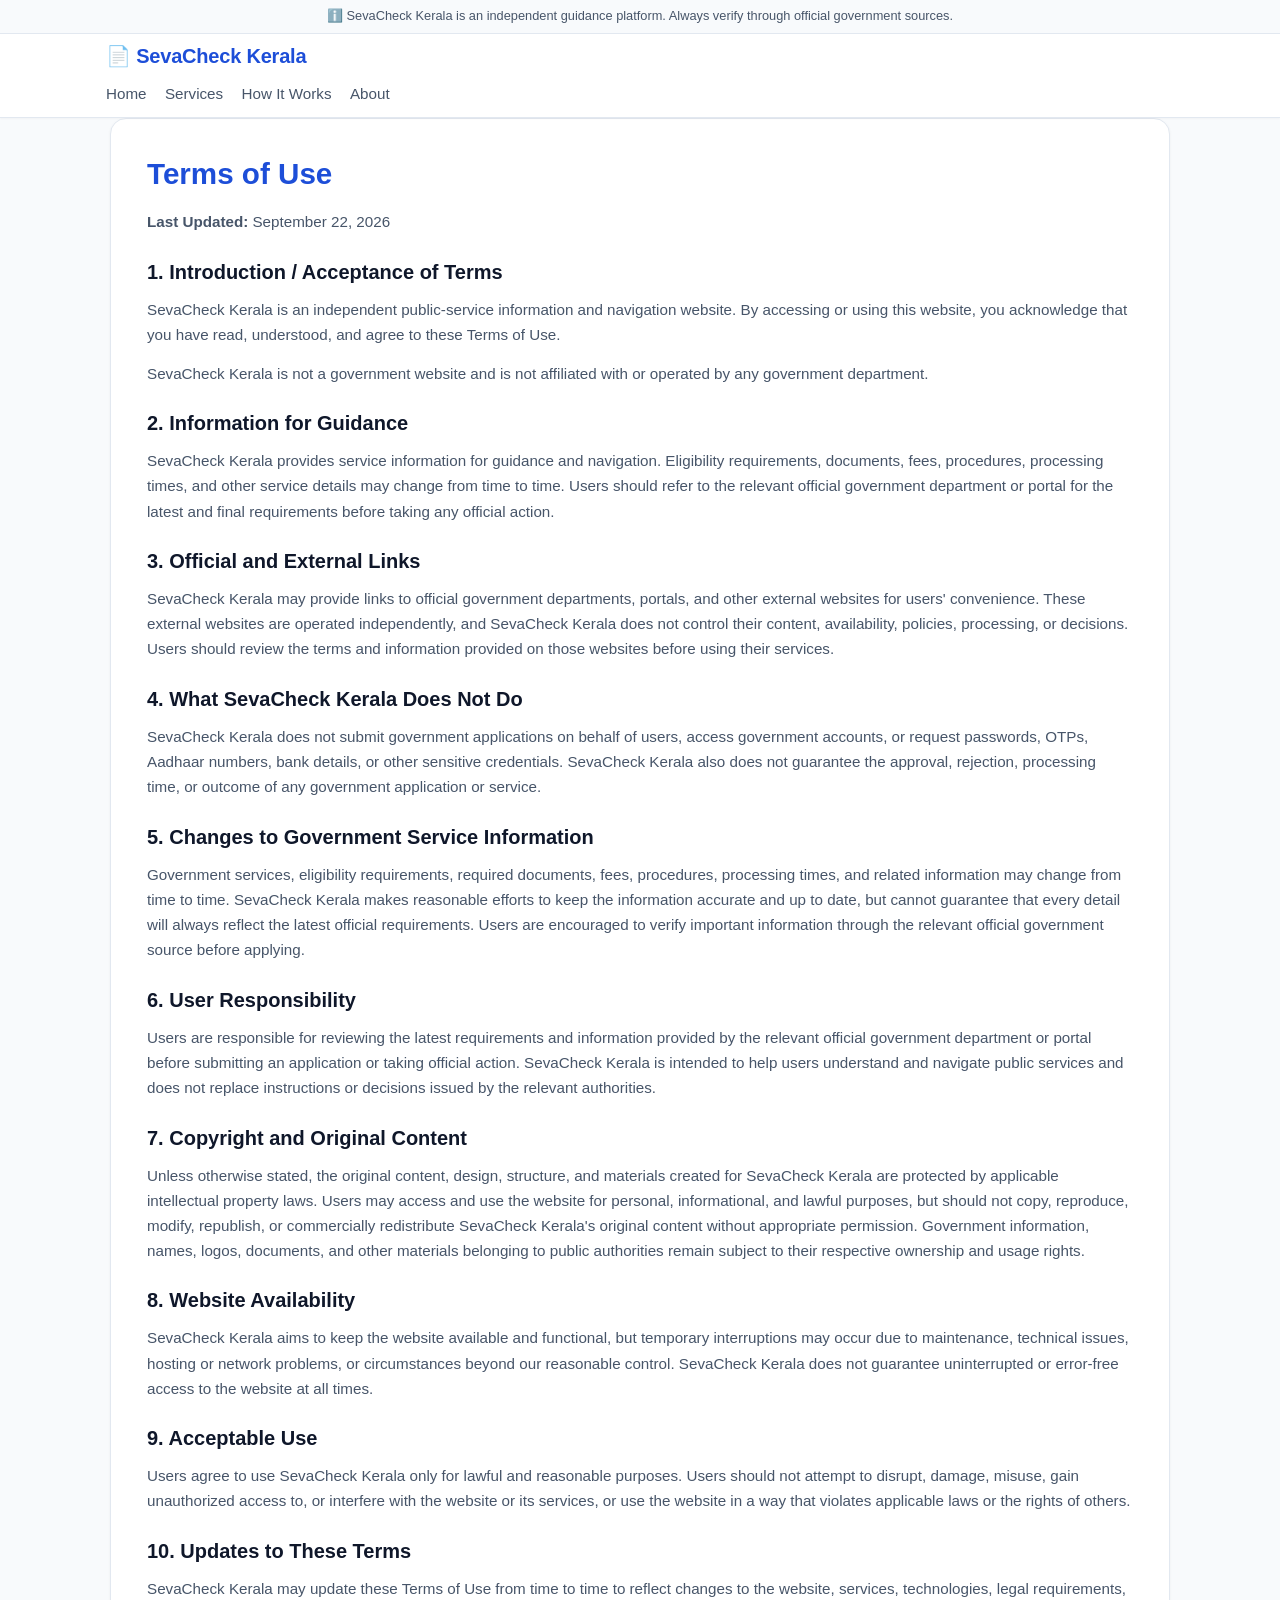
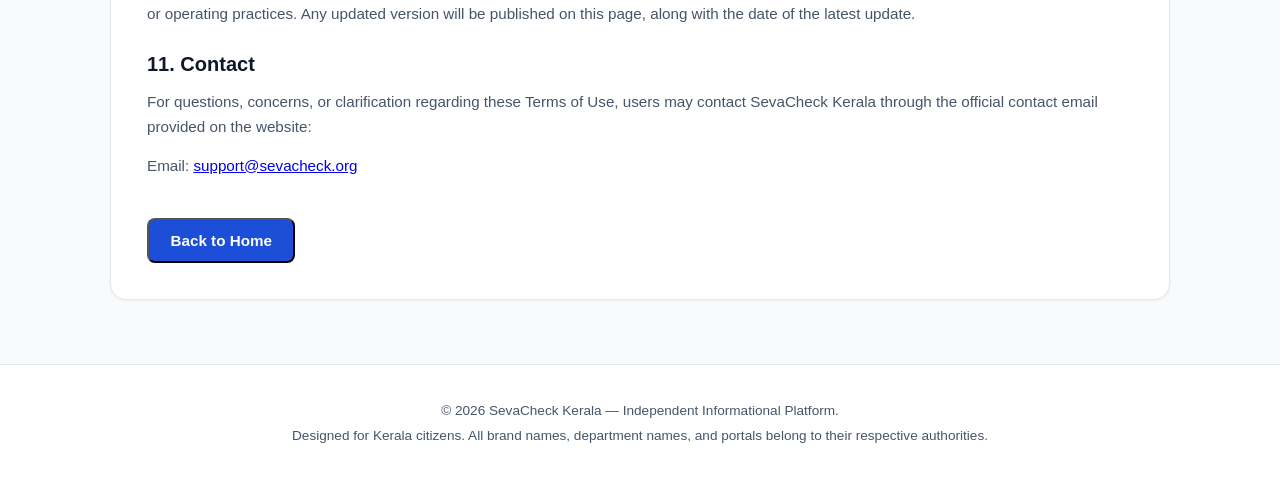
<file: terms.html>
<!DOCTYPE html>
<html lang="en">
<head>
  <meta charset="UTF-8">
  <meta name="viewport" content="width=device-width, initial-scale=1.0">

  <title>Terms of Use — SevaCheck Kerala</title>

  <meta
    name="description"
    content="Terms of Use for SevaCheck Kerala, an independent public-service information and navigation platform."
  >

  <link rel="stylesheet" href="style.css">

  <script>
    (function () {
      const savedTheme = localStorage.getItem("sevacheck_theme");

      if (savedTheme === "dark") {
        document.documentElement.setAttribute("data-theme", "dark");
      }
    })();
  </script>
  <script async src="https://pagead2.googlesyndication.com/pagead/js/adsbygoogle.js?client=ca-pub-5078798568817261"
     crossorigin="anonymous"></script>
</head>

<body>

  <!-- Top Safety Banner -->
  <div class="top-disclaimer">
    ℹ️ SevaCheck Kerala is an independent guidance platform.
    Always verify through official government sources.
  </div>


  <!-- Header -->
  <header>
    <div class="nav-container">

      <a href="index.html" class="brand">
        📄 SevaCheck Kerala
      </a>

      <div class="nav-right">

        <nav>
          <ul>
            <li><a href="index.html">Home</a></li>
            <li><a href="index.html">Services</a></li>
            <li><a href="index.html">How It Works</a></li>
            <li><a href="index.html">About</a></li>
          </ul>
        </nav>

        <div class="header-controls">

          <button
            type="button"
            class="theme-toggle-btn"
            id="themeToggleBtn"
            onclick="toggleTheme()"
            aria-label="Toggle dark mode"
            title="Toggle dark/light mode"
          >
            <span id="themeToggleIcon">🌙</span>
          </button>

        </div>

      </div>

    </div>
  </header>


  <!-- Main Content -->
  <main>

    <!-- display:block is intentional because style.css
         hides .static-page on the main website -->
    <div class="static-page" style="display: block;">

      <h1>Terms of Use</h1>

      <p>
        <strong>Last Updated:</strong> September 22, 2026
      </p>


      <h2>1. Introduction / Acceptance of Terms</h2>

      <p>
        SevaCheck Kerala is an independent public-service information and
        navigation website. By accessing or using this website, you acknowledge
        that you have read, understood, and agree to these Terms of Use.
      </p>

      <p>
        SevaCheck Kerala is not a government website and is not affiliated with
        or operated by any government department.
      </p>


      <h2>2. Information for Guidance</h2>

      <p>
        SevaCheck Kerala provides service information for guidance and
        navigation. Eligibility requirements, documents, fees, procedures,
        processing times, and other service details may change from time to
        time. Users should refer to the relevant official government department
        or portal for the latest and final requirements before taking any
        official action.
      </p>


      <h2>3. Official and External Links</h2>

      <p>
        SevaCheck Kerala may provide links to official government departments,
        portals, and other external websites for users' convenience. These
        external websites are operated independently, and SevaCheck Kerala does
        not control their content, availability, policies, processing, or
        decisions. Users should review the terms and information provided on
        those websites before using their services.
      </p>


      <h2>4. What SevaCheck Kerala Does Not Do</h2>

      <p>
        SevaCheck Kerala does not submit government applications on behalf of
        users, access government accounts, or request passwords, OTPs,
        Aadhaar numbers, bank details, or other sensitive credentials.
        SevaCheck Kerala also does not guarantee the approval, rejection,
        processing time, or outcome of any government application or service.
      </p>


      <h2>5. Changes to Government Service Information</h2>

      <p>
        Government services, eligibility requirements, required documents, fees,
        procedures, processing times, and related information may change from
        time to time. SevaCheck Kerala makes reasonable efforts to keep the
        information accurate and up to date, but cannot guarantee that every
        detail will always reflect the latest official requirements. Users are
        encouraged to verify important information through the relevant official
        government source before applying.
      </p>


      <h2>6. User Responsibility</h2>

      <p>
        Users are responsible for reviewing the latest requirements and
        information provided by the relevant official government department or
        portal before submitting an application or taking official action.
        SevaCheck Kerala is intended to help users understand and navigate
        public services and does not replace instructions or decisions issued by
        the relevant authorities.
      </p>


      <h2>7. Copyright and Original Content</h2>

      <p>
        Unless otherwise stated, the original content, design, structure, and
        materials created for SevaCheck Kerala are protected by applicable
        intellectual property laws. Users may access and use the website for
        personal, informational, and lawful purposes, but should not copy,
        reproduce, modify, republish, or commercially redistribute SevaCheck
        Kerala's original content without appropriate permission. Government
        information, names, logos, documents, and other materials belonging to
        public authorities remain subject to their respective ownership and
        usage rights.
      </p>


      <h2>8. Website Availability</h2>

      <p>
        SevaCheck Kerala aims to keep the website available and functional, but
        temporary interruptions may occur due to maintenance, technical issues,
        hosting or network problems, or circumstances beyond our reasonable
        control. SevaCheck Kerala does not guarantee uninterrupted or
        error-free access to the website at all times.
      </p>


      <h2>9. Acceptable Use</h2>

      <p>
        Users agree to use SevaCheck Kerala only for lawful and reasonable
        purposes. Users should not attempt to disrupt, damage, misuse, gain
        unauthorized access to, or interfere with the website or its services,
        or use the website in a way that violates applicable laws or the rights
        of others.
      </p>


      <h2>10. Updates to These Terms</h2>

      <p>
        SevaCheck Kerala may update these Terms of Use from time to time to
        reflect changes to the website, services, technologies, legal
        requirements, or operating practices. Any updated version will be
        published on this page, along with the date of the latest update.
      </p>


      <h2>11. Contact</h2>

      <p>
        For questions, concerns, or clarification regarding these Terms of Use,
        users may contact SevaCheck Kerala through the official contact email
        provided on the website:
      </p>

      <p>
        Email:
        <a href="mailto:support@sevacheck.org">
          support@sevacheck.org
        </a>
      </p>


      <!-- Back to Home -->
      <div style="margin-top: 2.5rem;">

        <button
          type="button"
          class="btn-official"
          onclick="window.location.href='index.html'"
        >
          Back to Home
        </button>

      </div>

    </div>

  </main>


  <!-- Footer -->
  <footer>

    <p>
      © 2026 SevaCheck Kerala — Independent Informational Platform.
    </p>

    <p style="margin-top: 0.3rem;">
      Designed for Kerala citizens. All brand names, department names,
      and portals belong to their respective authorities.
    </p>

  </footer>


  <!-- Theme Script -->
  <script>

    function updateThemeIcon(isDark) {

      const icon =
        document.getElementById("themeToggleIcon");

      if (icon) {
        icon.textContent =
          isDark ? "☀️" : "🌙";
      }

    }


    function toggleTheme() {

      const isDark =
        document.documentElement.getAttribute("data-theme") === "dark";

      if (isDark) {

        document.documentElement.removeAttribute("data-theme");

        localStorage.setItem(
          "sevacheck_theme",
          "light"
        );

        updateThemeIcon(false);

      } else {

        document.documentElement.setAttribute(
          "data-theme",
          "dark"
        );

        localStorage.setItem(
          "sevacheck_theme",
          "dark"
        );

        updateThemeIcon(true);

      }

    }


    document.addEventListener(
      "DOMContentLoaded",
      function () {

        const isDark =
          document.documentElement.getAttribute("data-theme") === "dark";

        updateThemeIcon(isDark);

      }
    );

  </script>

</body>
</html>
</file>
<file: style.css>
:root {
  --primary: #1d4ed8;
  --primary-dark: #1e40af;
  --primary-light: #eff6ff;
  --accent: #2563eb;
  --text-main: #0f172a;
  --text-muted: #475569;
  --bg-page: #f8fafc;
  --bg-card: #ffffff;
  --border-color: #e2e8f0;
  --warning-bg: #fffbeb;
  --warning-border: #fcd34d;
  --warning-text: #92400e;
  --success-bg: #ecfdf5;
  --success-text: #065f46;
  --radius-sm: 8px;
  --radius-md: 12px;
  --radius-lg: 16px;
  --shadow-sm: 0 1px 3px rgba(0, 0, 0, 0.05);
  --shadow-md: 0 4px 6px -1px rgba(0, 0, 0, 0.08), 0 2px 4px -2px rgba(0, 0, 0, 0.05);
  --shadow-lg: 0 10px 15px -3px rgba(0, 0, 0, 0.08), 0 4px 6px -4px rgba(0, 0, 0, 0.03);
  --font-stack: -apple-system, BlinkMacSystemFont, "Segoe UI", Roboto, "Manjari", "Gayathri", "Noto Sans Malayalam", Oxygen, Ubuntu, Cantarell, "Open Sans", "Helvetica Neue", sans-serif;
}

/* Dark Mode Theme Overrides */
:root[data-theme="dark"],
html[data-theme="dark"] {
  --primary: #3b82f6;
  --primary-dark: #60a5fa;
  --primary-light: rgba(59, 130, 246, 0.15);
  --accent: #60a5fa;
  --text-main: #f1f5f9;
  --text-muted: #94a3b8;
  --bg-page: #0f172a;
  --bg-card: #1e293b;
  --border-color: #334155;
  --warning-bg: #291e0a;
  --warning-border: #78350f;
  --warning-text: #fef08a;
  --success-bg: #062e24;
  --success-text: #a7f3d0;
  --shadow-sm: 0 1px 3px rgba(0, 0, 0, 0.35);
  --shadow-md: 0 4px 6px -1px rgba(0, 0, 0, 0.4), 0 2px 4px -2px rgba(0, 0, 0, 0.3);
  --shadow-lg: 0 10px 15px -3px rgba(0, 0, 0, 0.5), 0 4px 6px -4px rgba(0, 0, 0, 0.4);
}

*,
*::before,
*::after {
  box-sizing: border-box;
  margin: 0;
  padding: 0;
  font-family: var(--font-stack);
  -webkit-tap-highlight-color: transparent;
}

html,
body {
  width: 100%;
  max-width: 100%;
  overflow-x: hidden;
}

body {
  background-color: var(--bg-page);
  color: var(--text-main);
  line-height: 1.65;
  -webkit-font-smoothing: antialiased;
  text-rendering: optimizeLegibility;
  word-break: normal;
  overflow-wrap: break-word;
  transition: background-color 0.2s ease, color 0.2s ease;
}

/* Header & Navigation */
header {
  background: var(--bg-card);
  border-bottom: 1px solid var(--border-color);
  position: sticky;
  top: 0;
  z-index: 50;
  box-shadow: 0 1px 2px rgba(0, 0, 0, 0.03);
  width: 100%;
  overflow-x: clip;
  transition: background-color 0.2s ease, border-color 0.2s ease;
}

.nav-container {
  max-width: 1100px;
  margin: 0 auto;
  padding: 0.75rem 1.25rem;
  display: flex;
  justify-content: space-between;
  align-items: center;
  gap: 0.75rem;
  width: 100%;
  box-sizing: border-box;
}

.brand {
  display: inline-flex;
  align-items: center;
  gap: 0.5rem;
  text-decoration: none;
  color: var(--primary);
  font-weight: 700;
  font-size: 1.25rem;
  letter-spacing: -0.01em;
  flex-shrink: 0;
  white-space: nowrap;
  cursor: pointer;
  user-select: none;
}

/* SevaCheck Logo */
.brand-logo {
  display: block;
  width: 64px;
  height: 54px;
  object-fit: contain;
  flex-shrink: 0;
  border: 1px solid #cbd5e1;
  border-radius: 10px;
  padding: 3px;
}

/* SevaCheck Brand Name */
.brand-name {
  display: flex;
  flex-direction: column;
  justify-content: center;
  color: #10264d;
  font-size: 1.45rem;
  font-weight: 800;
  line-height: 1.05;
  letter-spacing: -0.035em;
}

.brand-name small {
  color: #2563eb;
  font-size: 0.92em;
  font-weight: 700;
  letter-spacing: 0;
}
.brand span.badge {
  background: var(--primary-light);
  color: var(--primary);
  font-size: 0.75rem;
  padding: 2px 8px;
  border-radius: 999px;
  font-weight: 600;
}

.nav-right {
  display: flex;
  align-items: center;
  gap: 1rem;
}

nav ul {
  display: flex;
  list-style: none;
  gap: 1.15rem;
  align-items: center;
  padding: 0;
  margin: 0;
}

nav a {
  text-decoration: none;
  color: var(--text-muted);
  font-weight: 500;
  font-size: 0.95rem;
  transition: color 0.15s ease;
  cursor: pointer;
  padding: 0.25rem 0;
  display: inline-block;
  white-space: nowrap;
}

nav a:hover,
nav a.active {
  color: var(--primary);
}

/* Header Controls (Language & Theme Toggles) */
.header-controls {
  display: inline-flex;
  align-items: center;
  gap: 0.5rem;
  flex-shrink: 0;
}

/* Language Switcher */
.lang-switch-container {
  display: inline-flex;
  align-items: center;
  background: var(--bg-page);
  border: 1px solid var(--border-color);
  padding: 3px 6px;
  border-radius: 999px;
  gap: 0.35rem;
  flex-shrink: 0;
  white-space: nowrap;
  box-sizing: border-box;
}

.lang-divider {
  color: var(--border-color);
}

.lang-btn {
  background: none;
  border: none;
  color: var(--text-muted);
  cursor: pointer;
  font-size: 0.8rem;
  font-weight: 600;
  padding: 0.2rem 0.55rem;
  border-radius: 999px;
  transition: all 0.2s ease;
  line-height: 1.3;
}

.lang-btn:hover {
  color: var(--primary);
}

.lang-btn.active {
  background: var(--primary);
  color: #ffffff !important;
  box-shadow: 0 1px 2px rgba(29, 78, 216, 0.2);
}

/* Theme Toggle Button */
.theme-toggle-btn {
  background: var(--bg-page);
  border: 1px solid var(--border-color);
  border-radius: 999px;
  padding: 4px 8px;
  cursor: pointer;
  display: inline-flex;
  align-items: center;
  justify-content: center;
  font-size: 0.85rem;
  line-height: 1;
  color: var(--text-main);
  transition: background-color 0.15s ease, border-color 0.15s ease, color 0.15s ease;
  flex-shrink: 0;
  min-height: 28px;
  min-width: 32px;
}

.theme-toggle-btn:hover {
  border-color: var(--primary);
  color: var(--primary);
}

/* Disclaimer Top Banner */
.top-disclaimer {
  background: var(--bg-page);
  color: var(--text-muted);
  font-size: 0.8rem;
  text-align: center;
  padding: 0.45rem 1rem;
  border-bottom: 1px solid var(--border-color);
  line-height: 1.45;
  width: 100%;
  overflow-wrap: break-word;
}

main {
  max-width: 1100px;
  margin: 0 auto;
  padding: 0 1.25rem 4rem;
  width: 100%;
  box-sizing: border-box;
}

/* Hero Section — SevaCheck Redesign */
.hero {
  position: relative;
  width: 100vw;
  max-width: none;
  margin-left: calc(50% - 50vw);
margin-bottom: 0px;
  min-height: 390px;
  display: flex;
  align-items: center;
  justify-content: center;
  text-align: center;
  padding: 3.5rem 1.25rem;
  border-radius: 0;
  box-sizing: border-box;
  overflow: hidden;
  isolation: isolate;
}

.hero-redesign {
  background: #123b78;
}

.hero-image-wrapper {
  position: absolute;
  inset: 0;
  z-index: -2;
}

.hero-image {
  width: 100%;
  height: 100%;
  object-fit: cover;
  display: block;
}

.hero-image-overlay {
  position: absolute;
  inset: 0;
  background: linear-gradient(
    90deg,
    rgba(8, 25, 55, 0.88),
    rgba(8, 25, 55, 0.58)
  );
}

.hero-content {
  width: 100%;
  max-width: 780px;
  position: relative;
  z-index: 1;
}

.hero-text h1 {
  color: #ffffff;
  font-size: clamp(1.8rem, 4vw, 2.7rem);
  font-weight: 800;
  line-height: 1.3;
  margin-bottom: 0.8rem;
}

.hero-text p {
  color: rgba(255, 255, 255, 0.92);
  font-size: 1.05rem;
  max-width: 650px;
  margin: 0 auto 1.6rem;
  line-height: 1.7;
}

.hero .search-wrapper {
  max-width: 650px;
  margin: 0 auto;
}

.hero .search-input {
  min-height: 62px;
  border: 3px solid rgba(255, 255, 255, 0.95);
  border-radius: 14px;
  background: transparent;
  backdrop-filter: none;
  -webkit-backdrop-filter: none;
  box-shadow: 0 0 10px rgba(255, 255, 255, 0.25),
              0 5px 22px rgba(0, 0, 0, 0.3);
  color: #ffffff;
  animation: search-glow 3s ease-in-out infinite;
}

.hero .search-input::placeholder {
  color: rgba(255, 255, 255, 0.95);
  opacity: 1;
}

@keyframes search-glow {
  0%, 100% {
    box-shadow: 0 0 8px rgba(255, 255, 255, 0.2),
                0 5px 22px rgba(0, 0, 0, 0.3);
  }
  50% {
    box-shadow: 0 0 17px rgba(255, 255, 255, 0.5),
                0 5px 25px rgba(0, 0, 0, 0.35);
  }
}

@media (prefers-reduced-motion: reduce) {
  .hero .search-input {
    animation: none;
  }
}


@media (max-width: 600px) {
  .hero {
    min-height: 360px;
    padding: 2.5rem 1rem;
    border-radius: 0;
  }

  .hero-image-overlay {
    background: rgba(8, 25, 55, 0.68);
  }

  .hero-text h1 {
    font-size: 1.8rem;
  }

  .hero-text p {
    font-size: 0.92rem;
  }
}
/* Category Filters Inside Hero */
.hero .category-section {
  margin: 1.15rem auto 0;
  padding: 0;
  background: transparent;
  border: 0;
  box-shadow: none;
  width: 100%;
  text-align: left;
}

.hero .category-section h3 {
  color: rgba(255, 255, 255, 0.95);
  font-size: 0.95rem;
  margin: 0 0 0.55rem;
}

.hero .helper-chips-container {
  border: 1px solid rgba(255, 255, 255, 0.28);
  border-radius: 12px;
  background: rgba(8, 25, 55, 0.18);
  padding: 0.45rem;
  width: 100%;
}
/* Search Box */
.search-wrapper {
  max-width: 640px;
  margin: 0 auto;
  position: relative;
  width: 100%;
}

.search-input {
  width: 100%;
  padding: 0.95rem 1.25rem 0.95rem 3.1rem;
  font-size: 1rem;
  border: 2px solid var(--border-color);
  border-radius: var(--radius-lg);
  background: var(--bg-card);
  outline: none;
  transition: border-color 0.2s, box-shadow 0.2s, background-color 0.2s;
  box-shadow: var(--shadow-sm);
  color: var(--text-main);
}

.search-input::placeholder {
  color: var(--text-muted);
  opacity: 0.75;
  font-size: 0.92rem;
}

.search-input:focus {
  border-color: var(--primary);
  box-shadow: 0 0 0 4px rgba(37, 99, 235, 0.15);
}

.search-icon {
  position: absolute;
  left: 1.15rem;
  top: 50%;
  transform: translateY(-50%);
  font-size: 1.25rem;
  color: #ffffff;
  opacity: 1;
  filter: none;
  text-shadow: 0 1px 3px rgba(0, 0, 0, 0.5);
  pointer-events: none;
}
/* ==========================================
   SPONSOR PROMOTION SECTION
   ========================================== */

.sponsor-section {
  width: 100%;
  margin: 1.5rem auto;
}

.sponsor-contact {
  display: flex;
  align-items: center;
  justify-content: space-between;
  gap: 1.25rem;
  padding: 1.15rem 1.35rem;
  background: var(--bg-card);
  border: 1px solid var(--border-color);
  border-radius: var(--radius-lg);
  box-shadow: var(--shadow-sm);
}

.sponsor-contact-content {
  min-width: 0;
}

.sponsor-label {
  display: inline-block;
  color: var(--primary);
  font-size: 0.72rem;
  font-weight: 800;
  letter-spacing: 1.2px;
  margin-bottom: 0.35rem;
}

.sponsor-contact-content p {
  color: var(--text-main);
  font-size: 0.92rem;
  line-height: 1.5;
}

.sponsor-contact-link {
  display: inline-flex;
  align-items: center;
  justify-content: center;
  flex-shrink: 0;
  padding: 0.7rem 1.1rem;
  min-height: 42px;
  border-radius: var(--radius-sm);
  background: var(--primary);
  color: #ffffff;
  font-size: 0.85rem;
  font-weight: 700;
  text-decoration: none;
  transition: background 0.2s ease;
}

.sponsor-contact-link:hover {
  background: var(--primary-dark);
}
/* Sponsor Fallback — Animated Red Banner */

.sponsor-fallback-banner {
  position: relative;
  display: flex;
  align-items: center;
  justify-content: space-between;
  gap: 1.25rem;
  padding: 1.4rem 1.6rem;
  overflow: hidden;
  border-radius: var(--radius-lg);
  background: linear-gradient(115deg, #7f1010, #dc2626, #991b1b);
  color: #ffffff;
  box-shadow: 0 5px 22px rgba(185, 28, 28, 0.25);
  isolation: isolate;
}

.sponsor-fallback-banner::before {
  content: "";
  position: absolute;
  inset: 0;
  z-index: -1;
  background: linear-gradient(
    110deg,
    transparent 25%,
    rgba(255, 255, 255, 0.16) 48%,
    transparent 70%
  );
  transform: translateX(-100%);
  animation: sponsorShine 5s ease-in-out infinite;
}

.sponsor-fallback-content {
  min-width: 0;
}

.sponsor-fallback-banner .sponsor-label {
  color: #ffe4e4;
}

.sponsor-fallback-banner h3 {
  margin: 0.2rem 0 0.45rem;
  color: #ffffff;
  font-size: 1.2rem;
  font-weight: 800;
}

.sponsor-fallback-banner p {
  margin: 0;
  color: #ffecec;
  font-size: 0.9rem;
  line-height: 1.5;
}

.sponsor-fallback-banner .sponsor-contact-link {
  background: #ffffff;
  color: #991b1b;
  white-space: nowrap;
}

.sponsor-fallback-banner .sponsor-contact-link:hover {
  background: #ffe4e4;
}

@keyframes sponsorShine {
  0%, 55% {
    transform: translateX(-100%);
  }
  100% {
    transform: translateX(100%);
  }
}

@media (max-width: 600px) {
  .sponsor-fallback-banner {
    flex-direction: column;
    align-items: stretch;
    padding: 1.2rem;
    gap: 1rem;
  }

  .sponsor-fallback-banner .sponsor-contact-link {
    width: 100%;
    white-space: normal;
  }
}

@media (prefers-reduced-motion: reduce) {
  .sponsor-fallback-banner::before {
    animation: none;
  }
}
/* Sponsor Banner */
.sponsor-banner {
  display: block;
  width: 100%;
  overflow: hidden;
  border: 1px solid var(--border-color);
  border-radius: var(--radius-lg);
}

.sponsor-banner img {
  display: block;
  width: 100%;
  height: auto;
  object-fit: cover;
}

@media (max-width: 600px) {
  .sponsor-contact {
    flex-direction: column;
    align-items: stretch;
    padding: 1rem;
    gap: 0.85rem;
  }

  .sponsor-contact-link {
    width: 100%;
  }
}
/* Category Filter Panel & Horizontal Scroll */
.category-section {
  background: var(--bg-card);
  border: 1px solid var(--border-color);
  border-radius: var(--radius-lg);
  padding: 1.25rem 1rem;
  text-align: center;
  box-shadow: var(--shadow-sm);
  margin: 0 auto 1.5rem;
  width: 100%;
  transition: background-color 0.2s ease, border-color 0.2s ease;
}

.category-section h3 {
  font-size: 1.05rem;
  color: var(--text-main);
  margin-bottom: 0.9rem;
  font-weight: 700;
  overflow-wrap: break-word;
}

.helper-chips-container {
  width: 100%;
  overflow: hidden;
}

.helper-chips-scroll {
  display: flex;
  flex-wrap: nowrap;
  gap: 0.55rem;
  overflow-x: auto;
  -webkit-overflow-scrolling: touch;
  padding-bottom: 0.35rem;
  scrollbar-width: none;
}

.helper-chips-scroll::-webkit-scrollbar {
  display: none;
}

.helper-chip {
  background: var(--primary-light);
  color: var(--primary-dark);
  border: 1px solid var(--border-color);
  padding: 0.5rem 1rem;
  border-radius: 999px;
  font-size: 0.86rem;
  font-weight: 500;
  cursor: pointer;
  transition: all 0.15s ease;
  display: inline-flex;
  align-items: center;
  gap: 0.35rem;
  min-height: 38px;
  white-space: nowrap;
  flex-shrink: 0;
}

.helper-chip:hover {
  background: var(--primary-light);
  border-color: var(--primary);
}

.helper-chip.active {
  background: var(--primary);
  color: #ffffff;
  border-color: var(--primary);
  box-shadow: 0 1px 3px rgba(29, 78, 216, 0.25);
  font-weight: 600;
}

/* Service Cards Section & Grid */
.section-title {
  font-size: 1.3rem;
  font-weight: 700;
  margin: 2rem 0 1rem;
  color: var(--text-main);
  display: flex;
  justify-content: space-between;
  align-items: center;
  flex-wrap: wrap;
  gap: 0.5rem;
}

.section-title .count {
  font-size: 0.85rem;
  font-weight: 500;
  color: var(--text-muted);
}

.service-grid {
  display: grid;
  grid-template-columns: repeat(auto-fill, minmax(310px, 1fr));
  gap: 1.25rem;
  width: 100%;
}

.service-card {
  background: var(--bg-card);
  border: 1px solid var(--border-color);
  border-radius: var(--radius-md);
  padding: 1.35rem;
  display: flex;
  flex-direction: column;
  justify-content: space-between;
  box-shadow: var(--shadow-sm);
  cursor: pointer;
  transition: transform 0.18s ease, box-shadow 0.18s ease, border-color 0.18s ease, background-color 0.2s ease;
  position: relative;
  min-width: 0;
  overflow: hidden;
}

.service-card:hover {
  transform: translateY(-2px);
  box-shadow: var(--shadow-md);
  border-color: var(--primary);
}

.card-top {
  margin-bottom: 1rem;
  min-width: 0;
}

.service-icon {
  font-size: 1.8rem;
  margin-bottom: 0.5rem;
  display: inline-block;
}

.service-card h2,
.service-card .card-title {
  font-size: 1.15rem;
  color: var(--text-main);
  margin-bottom: 0.25rem;
  font-weight: 700;
  line-height: 1.35;
  overflow-wrap: break-word;
  word-break: normal;
  hyphens: auto;
  max-width: 100%;
}

.card-subtitle {
  font-size: 0.84rem;
  color: var(--primary);
  margin-bottom: 0.6rem;
  font-weight: 600;
  line-height: 1.35;
  overflow-wrap: break-word;
  word-break: normal;
  hyphens: auto;
  max-width: 100%;
}

.service-card p,
.service-card .card-desc {
  font-size: 0.88rem;
  color: var(--text-muted);
  line-height: 1.55;
  display: -webkit-box;
  -webkit-line-clamp: 3;
  -webkit-box-orient: vertical;
  overflow: hidden;
  overflow-wrap: break-word;
  word-break: normal;
  hyphens: auto;
  max-width: 100%;
}

.service-card .card-category-badge {
  max-width: 100%;
  white-space: normal;
  overflow-wrap: break-word;
}

.card-meta {
  display: flex;
  justify-content: space-between;
  align-items: center;
  padding-top: 0.85rem;
  border-top: 1px solid var(--border-color);
  font-size: 0.78rem;
  color: var(--text-muted);
  gap: 0.5rem;
  flex-wrap: wrap;
}

.card-link {
  font-weight: 600;
  color: var(--primary);
  display: inline-flex;
  align-items: center;
  gap: 0.25rem;
  flex-shrink: 0;
}

/* Trust / Safety Notice Banner */
.trust-banner {
  background: var(--warning-bg);
  border: 1px solid var(--warning-border);
  border-radius: var(--radius-md);
  padding: 1.25rem;
  margin: 2.5rem 0;
  color: var(--warning-text);
  font-size: 0.9rem;
  display: flex;
  gap: 0.85rem;
  align-items: flex-start;
  line-height: 1.55;
  width: 100%;
  overflow-wrap: break-word;
}

.trust-banner strong {
  display: block;
  margin-bottom: 0.25rem;
  font-weight: 700;
}

/* View: Service Detail */
.detail-view {
  display: none;
  width: 100%;
}

.back-btn {
  display: inline-flex;
  align-items: center;
  gap: 0.4rem;
  background: none;
  border: none;
  color: var(--primary);
  font-size: 0.95rem;
  font-weight: 600;
  cursor: pointer;
  margin-bottom: 1.25rem;
  padding: 0.5rem 0;
  transition: opacity 0.15s;
}

.back-btn:hover {
  text-decoration: underline;
  opacity: 0.9;
}

.detail-card {
  background: var(--bg-card);
  border: 1px solid var(--border-color);
  border-radius: var(--radius-lg);
  padding: 1.85rem;
  box-shadow: var(--shadow-sm);
  margin-bottom: 1.5rem;
  width: 100%;
  overflow-wrap: break-word;
  transition: background-color 0.2s ease, border-color 0.2s ease;
}

.detail-header {
  border-bottom: 1px solid var(--border-color);
  padding-bottom: 1.35rem;
  margin-bottom: 1.5rem;
}

.detail-header h1 {
  font-size: 1.75rem;
  color: var(--text-main);
  margin-bottom: 0.35rem;
  line-height: 1.3;
  overflow-wrap: break-word;
}

.detail-subtitle {
  font-size: 1rem;
  color: var(--primary);
  font-weight: 600;
  margin-top: 0.2rem;
  margin-bottom: 0.4rem;
  line-height: 1.35;
  overflow-wrap: break-word;
}

.detail-desc {
  color: var(--text-muted);
  font-size: 1rem;
  line-height: 1.6;
  margin-top: 0.4rem;
  overflow-wrap: break-word;
}

.badge-bar {
  display: flex;
  flex-wrap: wrap;
  gap: 0.5rem;
  margin-top: 0.75rem;
}

.tag-badge {
  background: var(--bg-page);
  color: var(--text-muted);
  border: 1px solid var(--border-color);
  font-size: 0.8rem;
  padding: 4px 10px;
  border-radius: 999px;
  font-weight: 500;
  display: inline-flex;
  align-items: center;
  gap: 0.3rem;
  max-width: 100%;
  overflow-wrap: break-word;
}

.detail-section {
  margin-bottom: 1.75rem;
}

.detail-section h2 {
  font-size: 1.15rem;
  color: var(--text-main);
  margin-bottom: 0.65rem;
  display: flex;
  align-items: center;
  gap: 0.45rem;
  font-weight: 700;
  overflow-wrap: break-word;
}

.detail-section p {
  color: var(--text-main);
  font-size: 0.95rem;
  line-height: 1.65;
  overflow-wrap: break-word;
}

.checklist-hint {
  font-size: 0.85rem;
  color: var(--text-muted);
  margin-bottom: 0.6rem;
}

/* Interactive Checklist */
.checklist {
  list-style: none;
  margin: 0.5rem 0;
  width: 100%;
}

.checklist-item {
  display: flex;
  align-items: flex-start;
  gap: 0.75rem;
  padding: 0.65rem 0.85rem;
  border-radius: var(--radius-sm);
  background: var(--bg-page);
  margin-bottom: 0.45rem;
  border: 1px solid var(--border-color);
  transition: background-color 0.15s, border-color 0.15s;
  width: 100%;
}

.checklist-item:hover {
  border-color: var(--primary);
}

.checklist-item input[type="checkbox"] {
  margin-top: 0.25rem;
  cursor: pointer;
  width: 19px;
  height: 19px;
  accent-color: var(--primary);
  flex-shrink: 0;
}

.checklist-item label {
  font-size: 0.93rem;
  color: var(--text-main);
  cursor: pointer;
  flex: 1;
  line-height: 1.5;
  user-select: none;
  overflow-wrap: break-word;
}

.checklist-item.checked {
  background: var(--success-bg);
  border-color: var(--success-text);
}

.checklist-item.checked label {
  text-decoration: line-through;
  color: var(--text-muted);
}

.step-list {
  padding-left: 1.35rem;
  margin-top: 0.5rem;
}

.step-list li {
  margin-bottom: 0.65rem;
  font-size: 0.93rem;
  color: var(--text-main);
  line-height: 1.6;
  overflow-wrap: break-word;
}

.additional-docs-list {
  padding-left: 1.25rem;
  font-size: 0.92rem;
  color: var(--text-muted);
  width: 100%;
}

.additional-docs-list li {
  margin-bottom: 0.45rem;
  line-height: 1.55;
  overflow-wrap: break-word;
}

.detail-notes-box {
  font-size: 0.9rem;
  color: var(--text-muted);
  background: var(--bg-page) !important;
  padding: 0.85rem;
  border-radius: var(--radius-sm);
  border-left: 4px solid var(--accent);
}

.action-box {
  background: var(--bg-page);
  border: 1px solid var(--border-color);
  border-radius: var(--radius-md);
  padding: 1.25rem;
  display: flex;
  flex-direction: column;
  gap: 0.75rem;
  align-items: flex-start;
  margin-top: 1.5rem;
  width: 100%;
}

.btn-official {
  display: inline-flex;
  align-items: center;
  justify-content: center;
  gap: 0.45rem;
  background: var(--primary);
  color: #ffffff;
  padding: 0.75rem 1.35rem;
  border-radius: var(--radius-sm);
  font-weight: 600;
  font-size: 0.95rem;
  text-decoration: none;
  transition: background-color 0.15s, transform 0.15s;
  min-height: 44px;
  text-align: center;
}

.btn-official:hover {
  background: var(--primary-dark);
}

.btn-disabled {
  background: var(--border-color);
  color: var(--text-muted);
  cursor: not-allowed;
}

.btn-disabled:hover {
  background: var(--border-color);
}

.verification-note {
  font-size: 0.82rem;
  color: var(--text-muted);
  line-height: 1.45;
  overflow-wrap: break-word;
}

/* Static Pages (How It Works & About) */
.static-page {
  display: none;
  background: var(--bg-card);
  border: 1px solid var(--border-color);
  border-radius: var(--radius-lg);
  padding: 2.25rem;
  box-shadow: var(--shadow-sm);
  width: 100%;
  overflow-wrap: break-word;
  transition: background-color 0.2s ease, border-color 0.2s ease;
}

.static-page h1 {
  font-size: 1.85rem;
  margin-bottom: 1rem;
  color: var(--primary);
  font-weight: 800;
  line-height: 1.3;
  overflow-wrap: break-word;
}

.static-page h2 {
  font-size: 1.25rem;
  margin: 1.35rem 0 0.5rem;
  color: var(--text-main);
  font-weight: 700;
  overflow-wrap: break-word;
}

.static-page p {
  color: var(--text-muted);
  font-size: 0.95rem;
  margin-bottom: 0.85rem;
  line-height: 1.65;
  overflow-wrap: break-word;
}

.static-page ul {
  padding-left: 1.35rem;
  margin-bottom: 1.25rem;
}

.static-page li {
  color: var(--text-muted);
  font-size: 0.95rem;
  margin-bottom: 0.6rem;
  line-height: 1.6;
  overflow-wrap: break-word;
}

/* Footer */
footer {
  background: var(--bg-card);
  border-top: 1px solid var(--border-color);
  padding: 2.25rem 1.25rem;
  font-size: 0.85rem;
  color: var(--text-muted);
  text-align: center;
  line-height: 1.5;
  width: 100%;
  overflow-wrap: break-word;
  transition: background-color 0.2s ease, border-color 0.2s ease;
}

.empty-state {
  text-align: center;
  padding: 3.5rem 1rem;
  color: var(--text-muted);
  display: none;
  width: 100%;
}

.empty-state h3 {
  font-size: 1.15rem;
  color: var(--text-main);
  margin-bottom: 0.4rem;
  overflow-wrap: break-word;
}

/* Responsive & Mobile Optimization */
@media (max-width: 768px) {
  .nav-container {
    flex-direction: column;
    align-items: stretch;
    padding: 0.65rem 0.85rem;
    gap: 0.5rem;
  }

  .nav-right {
    display: flex;
    flex-direction: column;
    align-items: stretch;
    width: 100%;
    gap: 0.5rem;
  }

  nav {
    width: 100%;
    overflow-x: auto;
    -webkit-overflow-scrolling: touch;
    scrollbar-width: none;
    padding-bottom: 2px;
  }

  nav::-webkit-scrollbar {
    display: none;
  }

  nav ul {
    display: flex;
    justify-content: space-between;
    align-items: center;
    gap: 0.5rem;
    width: 100%;
    padding: 0;
    margin: 0;
    flex-wrap: nowrap;
  }

  nav a {
    font-size: 0.84rem;
    white-space: nowrap;
    padding: 0.35rem 0.2rem;
  }

  .header-controls {
    display: flex;
    flex-wrap: wrap;
    align-items: center;
    justify-content: flex-end;
    gap: 0.45rem;
    width: 100%;
    margin-top: 0.15rem;
  }

  .lang-switch-container {
    margin-left: 0;
  }

  .lang-btn {
    font-size: 0.75rem;
    padding: 0.18rem 0.45rem;
  }

  .theme-toggle-btn {
    padding: 3px 7px;
    font-size: 0.8rem;
    min-height: 26px;
    min-width: 28px;
  }

  .hero {
    padding: 1.75rem 0.5rem 1.25rem;
  }

  .hero h1 {
    font-size: 1.65rem;
  }

  .hero p {
    font-size: 0.95rem;
    margin-bottom: 1.35rem;
  }

  .category-section {
    padding: 1.15rem 0.75rem;
    margin: 1.75rem auto 1.25rem;
  }

    .service-grid {
    grid-template-columns: 1fr;
    gap: 1rem;
  }
}

@media (max-width: 480px) {
  .service-card {
    padding: 1.15rem;
  }

  .detail-card {
    padding: 1.25rem;
  }

  .detail-header h1 {
    font-size: 1.45rem;
  }

  .static-page {
    padding: 1.35rem;
  }

  .btn-official {
    width: 100%;
  }

  .action-box {
    align-items: stretch;
  }
}

@media (max-width: 480px) {
  .brand {
    font-size: 1.15rem;
  }

  .nav-container {
    padding: 0.55rem 0.75rem;
  }

  nav a {
    font-size: 0.8rem;
  }

  .header-controls {
    justify-content: space-between;
    width: 100%;
  }

  .search-input {
    padding: 0.85rem 1rem 0.85rem 2.75rem;
    font-size: 0.92rem;
  }

  .search-icon {
    left: 0.95rem;
    font-size: 1rem;
  }

  .trust-banner {
    padding: 1rem;
    font-size: 0.84rem;
  }
}

/* ==========================================
   OTHER SERVICES — SUBCATEGORY STYLES
   ========================================== */

.subcategory-wrapper {
  display: grid;
  grid-template-columns: repeat(auto-fill, minmax(280px, 1fr));
  gap: 1.25rem;
  margin-bottom: 2rem;
}
.subcategory-sponsor-slot {
  grid-column: 1 / -1;
  width: 100%;
  min-width: 0;
  margin: 0.25rem 0;
}
.subcategory-card {
  background: var(--bg-card);
  border: 1px solid var(--border-color);
  border-radius: 12px;
  padding: 1.5rem;
  display: flex;
  align-items: center;
  gap: 1rem;
  cursor: pointer;
  transition: transform 0.2s ease, box-shadow 0.2s ease, border-color 0.2s ease;
  user-select: none;
}

.subcategory-card:hover,
.subcategory-card:focus {
  transform: translateY(-3px);
  box-shadow: 0 8px 16px rgba(0, 0, 0, 0.08);
  border-color: var(--primary);
  outline: none;
}

.subcategory-card-icon {
  font-size: 2.25rem;
  flex-shrink: 0;
  display: flex;
  align-items: center;
  justify-content: center;
}

.subcategory-card-content {
  flex-grow: 1;
}

.subcategory-card-title {
  font-size: 1.1rem;
  font-weight: 600;
  color: var(--text-main);
  margin: 0 0 0.35rem 0;
  line-height: 1.3;
  overflow-wrap: break-word;
  word-break: normal;
  hyphens: auto;
  max-width: 100%;
}

.subcategory-card-count {
  font-size: 0.85rem;
  color: var(--text-muted);
  font-weight: 500;
}

.subcat-breadcrumb-bar {
  display: flex;
  align-items: center;
  justify-content: space-between;
  margin-bottom: 1.25rem;
  padding: 0.85rem 1rem;
  background: var(--bg-page);
  border: 1px solid var(--border-color);
  border-radius: 8px;
  gap: 0.75rem;
  flex-wrap: wrap;
}

.subcat-breadcrumb-title {
  font-size: 1.05rem;
  font-weight: 600;
  color: var(--text-main);
}

.subcat-back-btn {
  background: var(--bg-card);
  color: var(--primary);
  border: 1px solid var(--border-color);
  padding: 0.4rem 0.85rem;
  border-radius: 6px;
  font-size: 0.875rem;
  font-weight: 600;
  cursor: pointer;
  transition: all 0.2s ease;
}

.subcat-back-btn:hover {
  background: var(--primary);
  color: #ffffff;
  border-color: var(--primary);
}

@media (max-width: 640px) {
  .subcategory-wrapper {
    grid-template-columns: 1fr;
  }
}

/* ==========================================
   GOLD FEATURED UNIVERSITY CARD MODIFIER
   ========================================== */

/* Metallic Gold Palette Tokens */
:root {
  --gold-primary: #c5a059;
  --gold-deep: #8a6523;
  --gold-light: #f5e7b8;
  --gold-border: rgba(197, 160, 89, 0.45);
  --gold-glow-ambient: rgba(154, 116, 50, 0.14);
  --gold-glow-proximity: rgba(197, 160, 89, 0.22);
  --gold-title-grad: linear-gradient(135deg, #7a5813 0%, #a37a28 35%, #5e410a 100%);
  --gold-subtitle: #8a6523;
  --gold-badge-bg: rgba(197, 160, 89, 0.12);
  --gold-badge-border: rgba(197, 160, 89, 0.35);
}

:root[data-theme="dark"],
html[data-theme="dark"] {
  --gold-primary: #d4af37;
  --gold-deep: #7d5b1e;
  --gold-light: #fef08a;
  --gold-border: rgba(212, 175, 55, 0.4);
  --gold-glow-ambient: rgba(212, 175, 55, 0.12);
  --gold-glow-proximity: rgba(212, 175, 55, 0.2);
  --gold-title-grad: linear-gradient(135deg, #ecc880 0%, #faf0cd 35%, #c5a059 70%, #e7c97e 100%);
  --gold-subtitle: #ecc880;
  --gold-badge-bg: rgba(212, 175, 55, 0.12);
  --gold-badge-border: rgba(212, 175, 55, 0.35);
}

/* Base Modifier Container */
.service-card.service-card--gold {
  border-color: var(--gold-border);
  box-shadow: 0 0 10px var(--gold-glow-proximity), 0 4px 16px var(--gold-glow-ambient);
  position: relative;
  isolation: isolate;
}

/* Ensure inner card content renders on top of pseudo-element layers */
.service-card.service-card--gold > * {
  position: relative;
  z-index: 2;
}

/* Animated Travelling Highlight Layer (Restricted strictly inside clipping boundary) */
.service-card.service-card--gold::after {
  content: "";
  position: absolute;
  inset: 0;
  border-radius: inherit;
  padding: 1.5px;
  background: conic-gradient(
    from 0deg,
    transparent 0deg,
    transparent 280deg,
    var(--gold-border) 320deg,
    var(--gold-light) 345deg,
    transparent 360deg
  );
  -webkit-mask: linear-gradient(#fff 0 0) content-box, linear-gradient(#fff 0 0);
  -webkit-mask-composite: xor;
  mask: linear-gradient(#fff 0 0) content-box, linear-gradient(#fff 0 0);
  mask-composite: exclude;
  pointer-events: none;
  z-index: 1;
  animation: goldTravellingShimmer 12s linear infinite;
  transform-origin: center center;
  will-change: transform;
}

/* Transform-based Shimmer Keyframe */
@keyframes goldTravellingShimmer {
  from {
    transform: rotate(0deg);
  }
  to {
    transform: rotate(360deg);
  }
}

/* Override Base Hover Behaviour (Prevents border from turning blue) */
.service-card.service-card--gold:hover {
  border-color: var(--gold-primary);
  box-shadow: 0 0 14px var(--gold-glow-proximity), 0 8px 24px var(--gold-glow-ambient);
  transform: translateY(-2px);
}

/* Typography Enhancements for Gold Card */
.service-card.service-card--gold h2,
.service-card.service-card--gold .card-title {
  color: var(--gold-primary);
  background: var(--gold-title-grad);
  -webkit-background-clip: text;
  -webkit-text-fill-color: transparent;
  display: inline-block;
}

.service-card.service-card--gold .card-subtitle {
  color: var(--gold-subtitle);
}

.service-card.service-card--gold .card-category-badge {
  background: var(--gold-badge-bg);
  color: var(--gold-subtitle);
  border: 1px solid var(--gold-badge-border);
}

.service-card.service-card--gold .card-link {
  color: var(--gold-primary);
}

/* Accessibility: Reduced Motion Override */
@media (prefers-reduced-motion: reduce) {
  .service-card.service-card--gold::after {
    animation: none;
    transform: none;
    background: var(--gold-border);
    opacity: 0.8;
  }
}

/* Mobile Optimisation (<= 640px) */
@media (max-width: 640px) {
  .service-card.service-card--gold {
    box-shadow: 0 0 6px var(--gold-glow-proximity), 0 2px 10px var(--gold-glow-ambient);
  }

  .service-card.service-card--gold:hover {
    box-shadow: 0 0 8px var(--gold-glow-proximity), 0 4px 14px var(--gold-glow-ambient);
  }
}
     
/* Compact Two-Row Header and Hamburger Menu */

.site-header {
  overflow: visible;
}

.nav-container {
  display: flex;
  flex-direction: column;
  align-items: stretch;
  padding: 0.4rem 1rem;
  gap: 0.25rem;
}

.header-top-row {
  display: flex;
  align-items: center;
  justify-content: space-between;
  width: 100%;
  gap: 0.75rem;
}

.brand {
  flex: 0 1 auto;
  min-width: 0;
}

.brand-logo {
  width: 48px;
  height: 42px;
}

.brand-name {
  color: var(--text-main);
}

.brand-name small {
  color: var(--primary);
}

.header-menu {
  position: relative;
  flex-shrink: 0;
}

.menu-toggle {
  appearance: none;
  -webkit-appearance: none;
  display: flex;
  flex-direction: column;
  align-items: center;
  justify-content: center;
  gap: 5px;
  width: 40px;
  height: 40px;
  padding: 0;
  border: none;
  background: transparent;
  cursor: pointer;
  list-style: none;
}

.menu-toggle::-webkit-details-marker {
  display: none;
}

.menu-toggle::marker {
  content: "";
}

.menu-toggle span {
  display: block;
  width: 23px;
  height: 2px;
  background: var(--text-main);
  border-radius: 2px;
}

.menu-dropdown {
  position: absolute;
  top: calc(100% + 8px);
  right: 0;
  width: 210px;
  padding: 8px;
  background: var(--bg-card);
  border: 1px solid var(--border-color);
  border-radius: var(--radius-md);
  box-shadow: var(--shadow-md);
  z-index: 2000;
  overflow: visible;
}

.menu-dropdown ul {
  display: flex;
  flex-direction: column;
  align-items: stretch;
  gap: 4px;
  padding: 0;
  margin: 0;
  list-style: none;
}

.menu-dropdown a {
  display: block;
  width: 100%;
  padding: 10px 12px;
  color: var(--text-main);
  white-space: normal;
  text-decoration: none;
  border-radius: 6px;
}

.menu-dropdown a:hover,
.menu-dropdown a.active {
  background: var(--primary-light);
  color: var(--primary);
}

.header-controls {
  display: flex;
  align-items: center;
  justify-content: flex-end;
  width: 100%;
  gap: 0.5rem;
  margin: 0;
  padding: 0;
}

@media (max-width: 768px) {
  .nav-container {
    padding: 0.3rem 0.65rem;
    gap: 0.2rem;
  }

  .brand-logo {
    width: 40px;
    height: 38px;
  }

  .brand-name {
    font-size: 1.15rem;
  }

  .header-controls {
    flex-wrap: nowrap;
    justify-content: flex-end;
    gap: 0.3rem;
  }

  .menu-dropdown {
    width: min(210px, calc(100vw - 24px));
  }

  .menu-dropdown nav {
    width: auto;
    overflow: visible;
  }
}

@media (max-width: 360px) {
  .brand-name {
    font-size: 1.05rem;
  }

  .brand-logo {
    width: 36px;
    height: 36px;
  }

  .nav-container {
    padding-left: 0.45rem;
    padding-right: 0.45rem;
  }

  .header-controls {
    gap: 0.2rem;
  }
}

/* Compact Search View — Mobile & Touch Tablets */
body.search-focus-mode .hero {
  min-height: 0 !important;
  padding: 12px 12px !important;
  align-items: flex-start;
}


body.search-focus-mode .hero .hero-text,
body.search-focus-mode .hero .category-section,
body.search-focus-mode #sponsorSection,
body.search-focus-mode #sponsorCategorySection {
  display: none !important;
}


body.search-focus-mode .hero-content {
  max-width: 100%;
}

body.search-focus-mode .hero .search-wrapper {
  margin: 0 auto;
}

body.search-focus-mode .hero .search-input {
  min-height: 50px;
}

body.search-focus-mode .services-summary {
  margin-top: 0.5rem;
}

body.search-focus-mode .service-grid {
  gap: 0.75rem;
}
</file>
